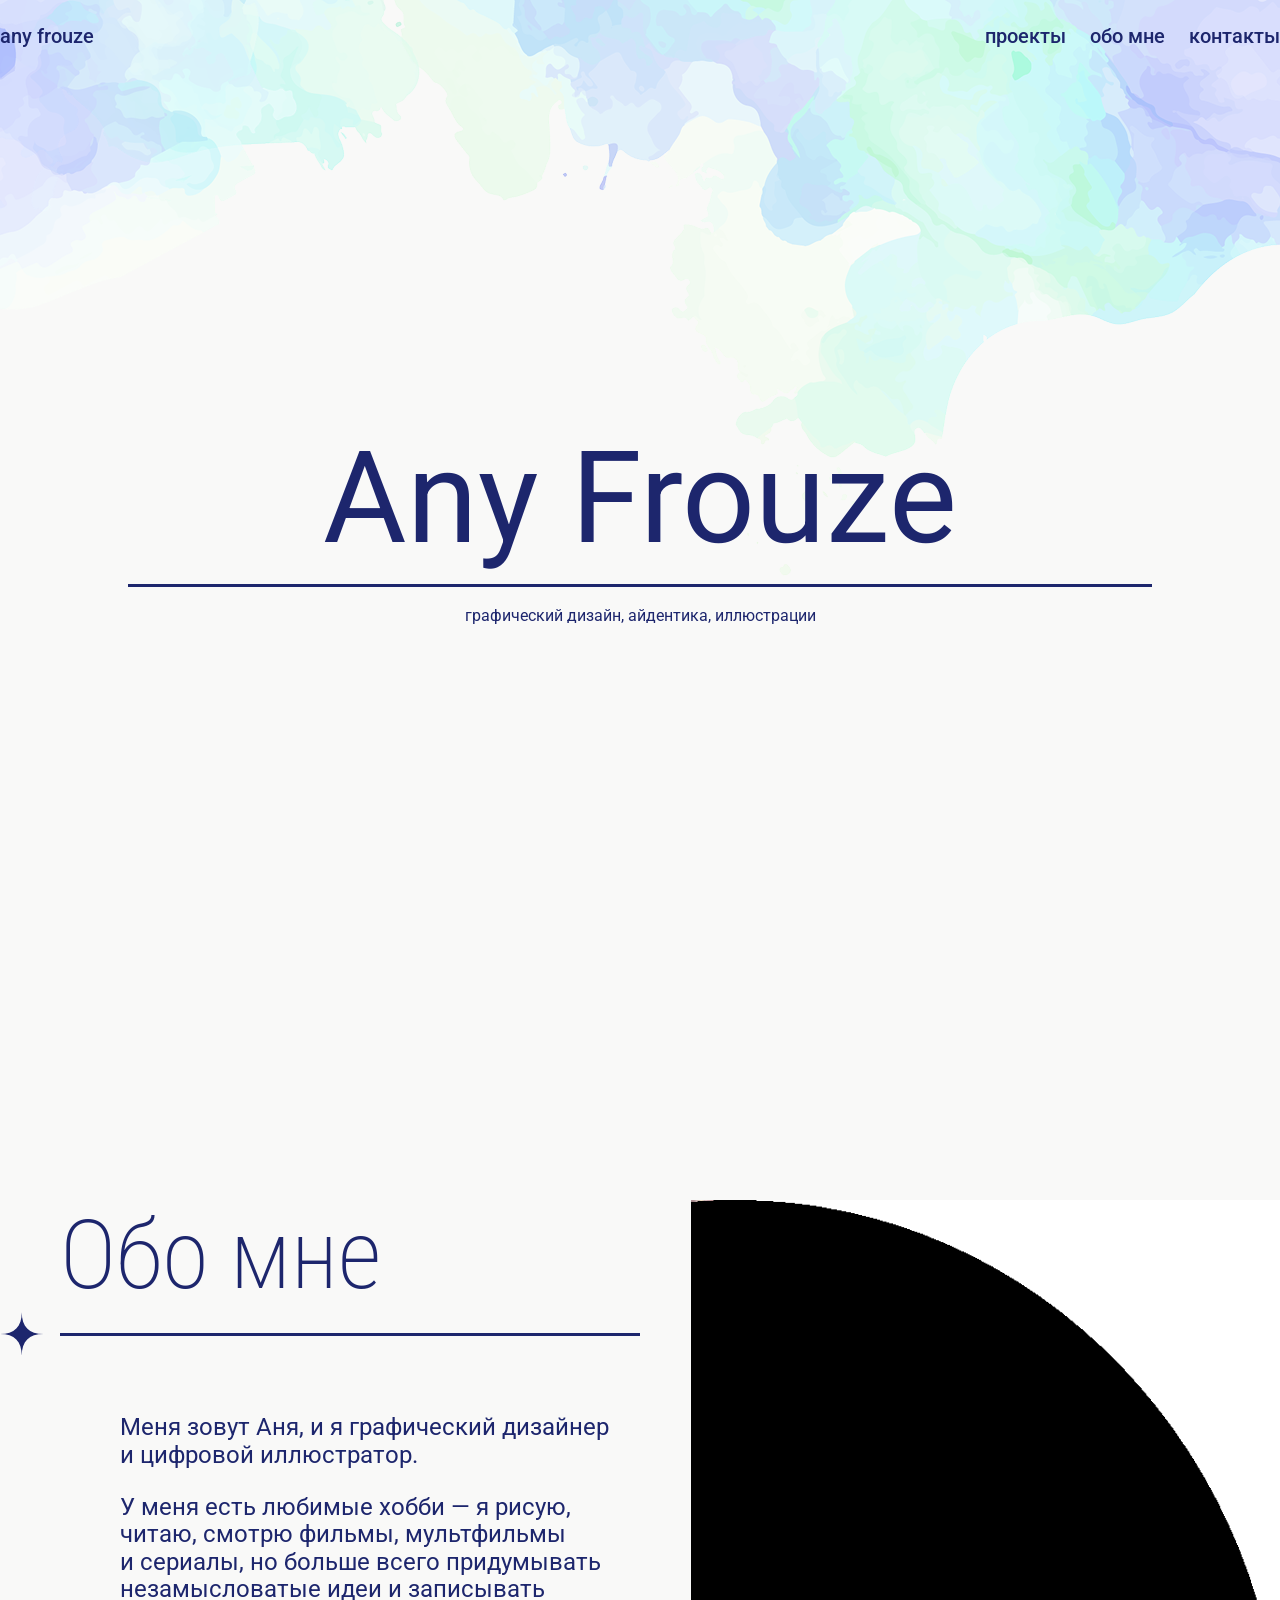
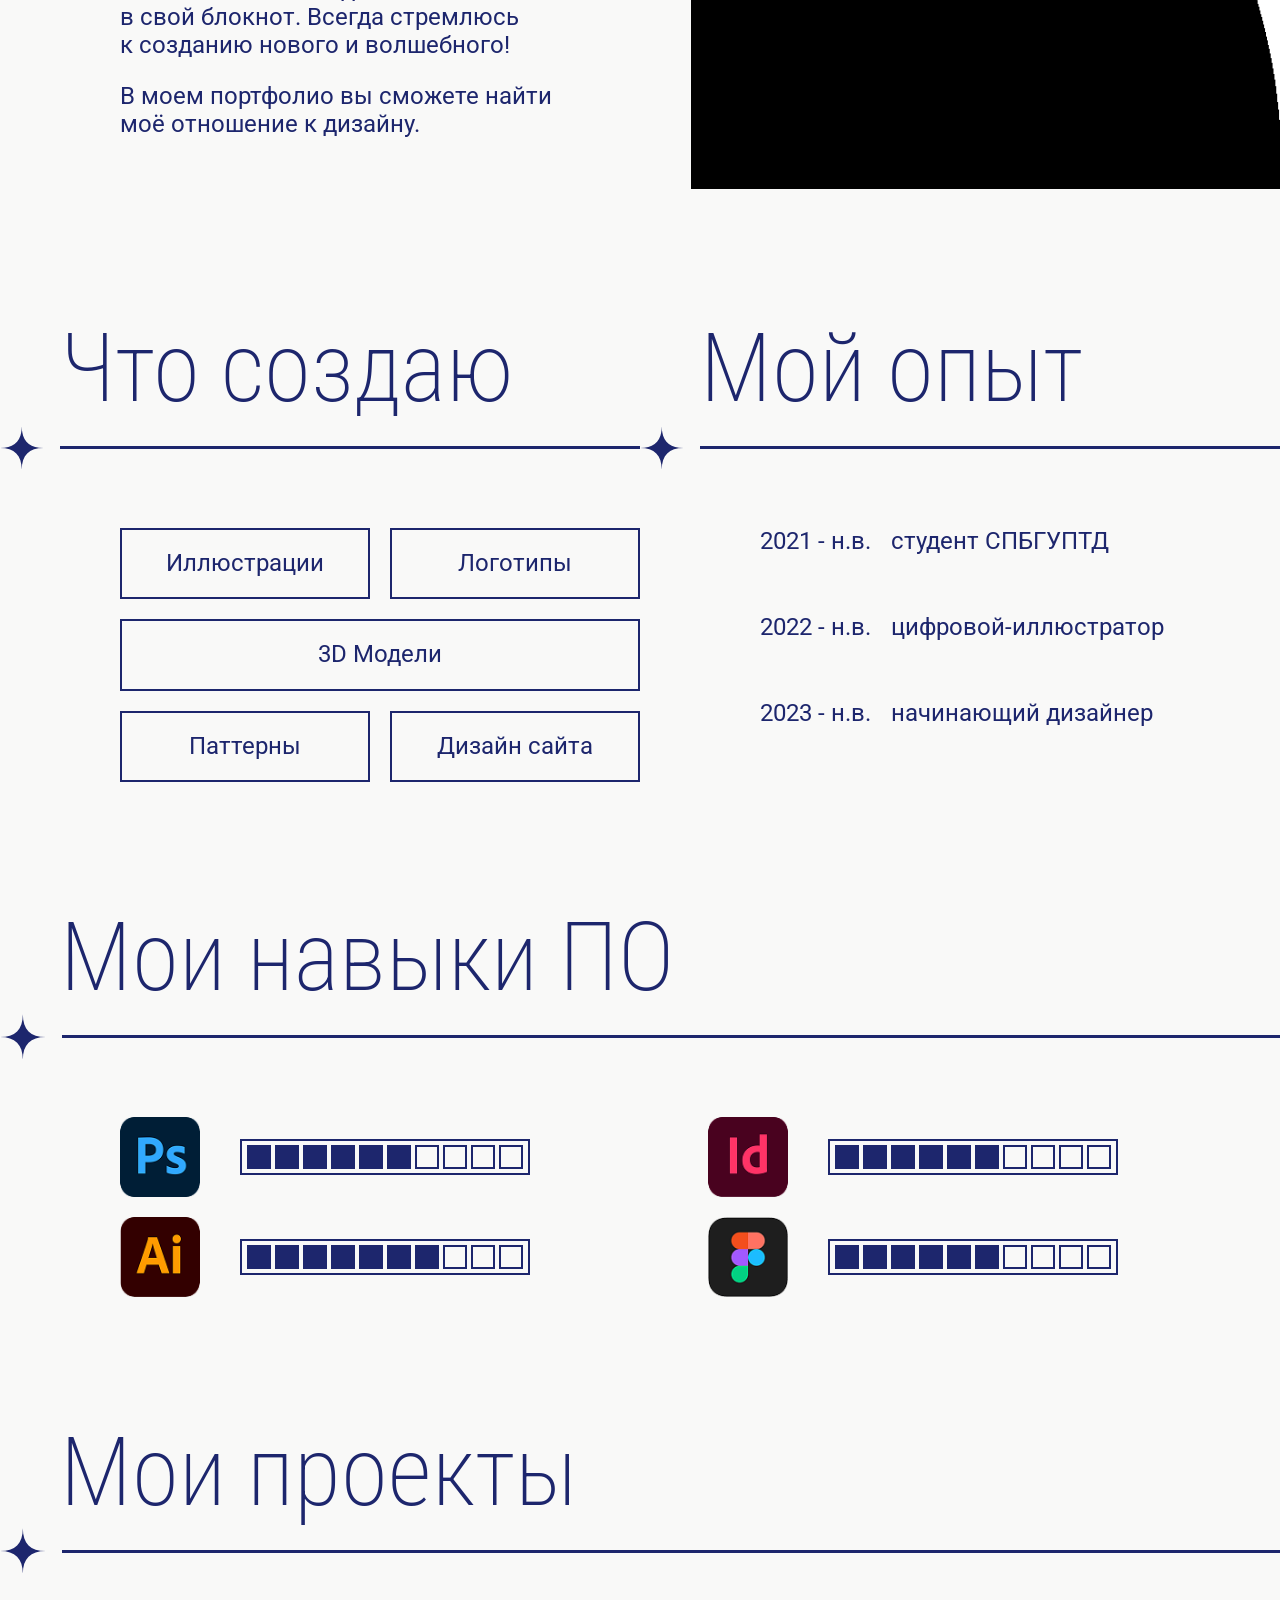
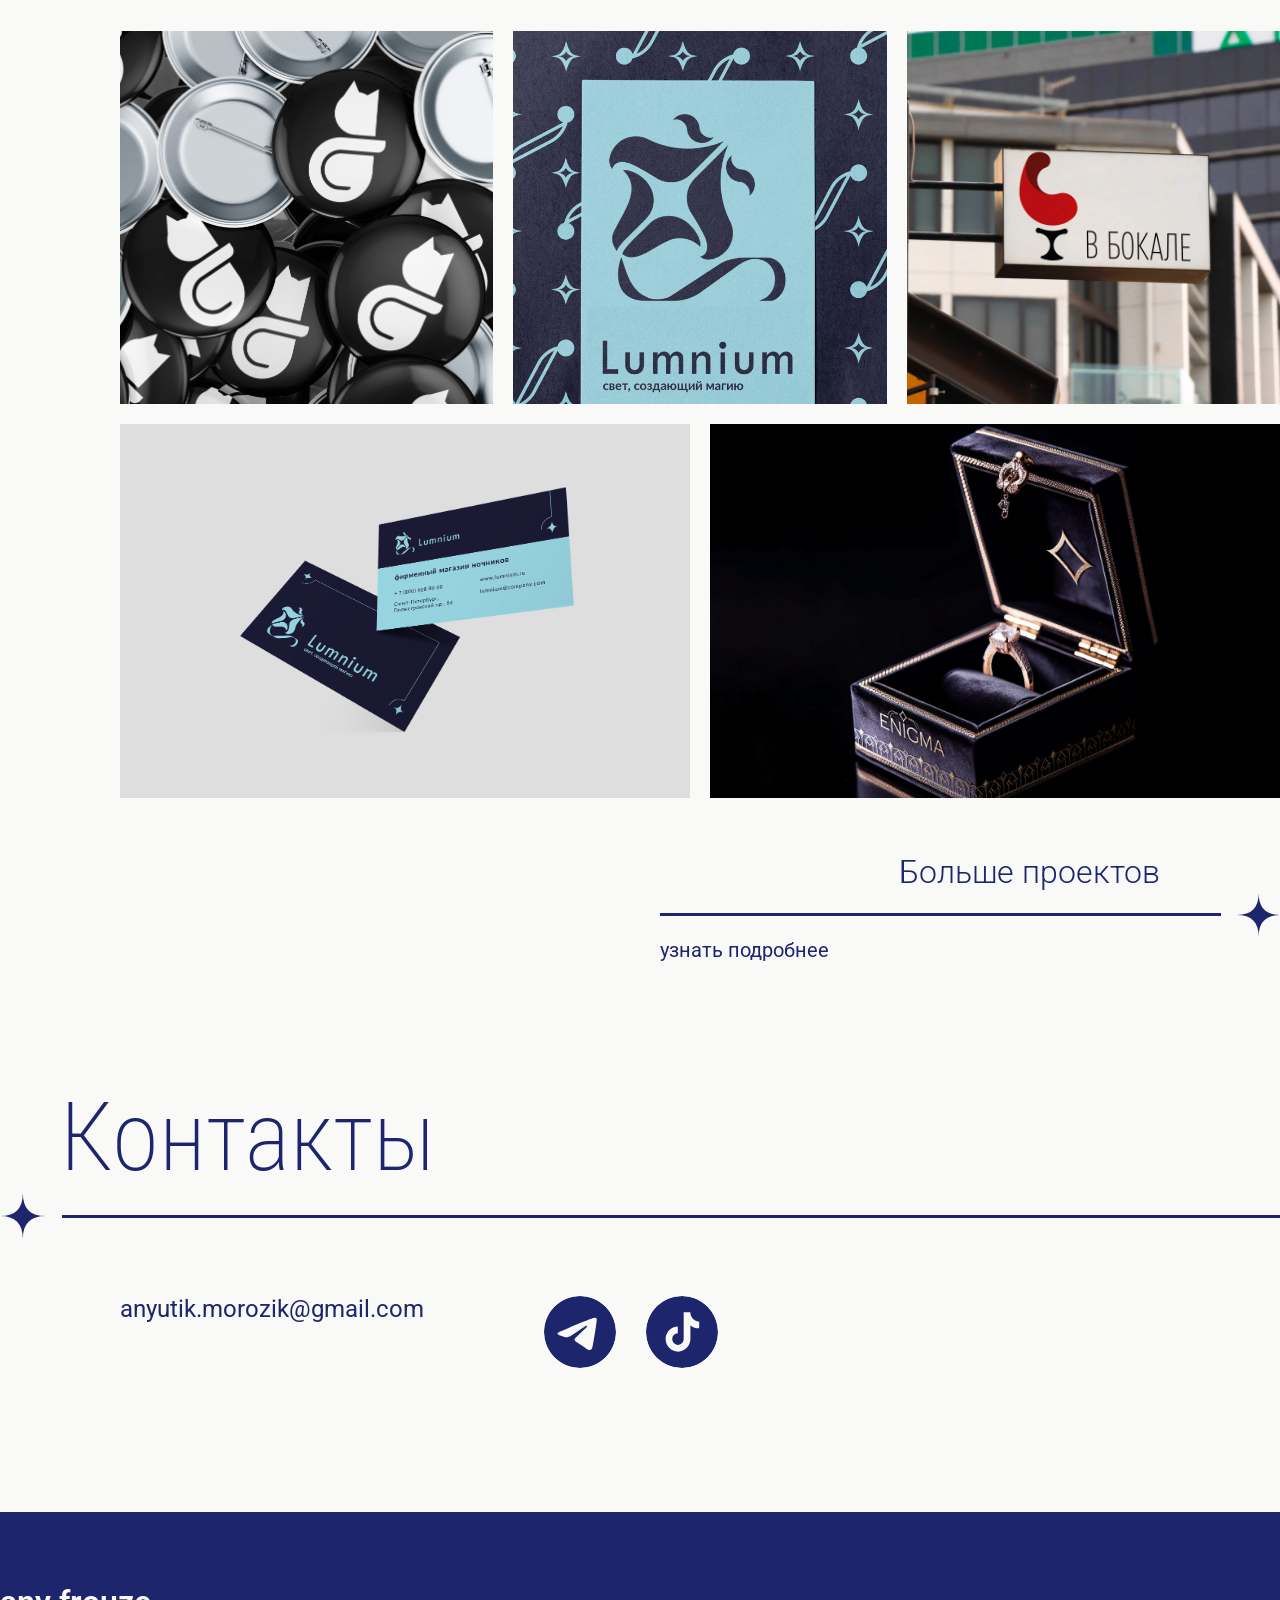
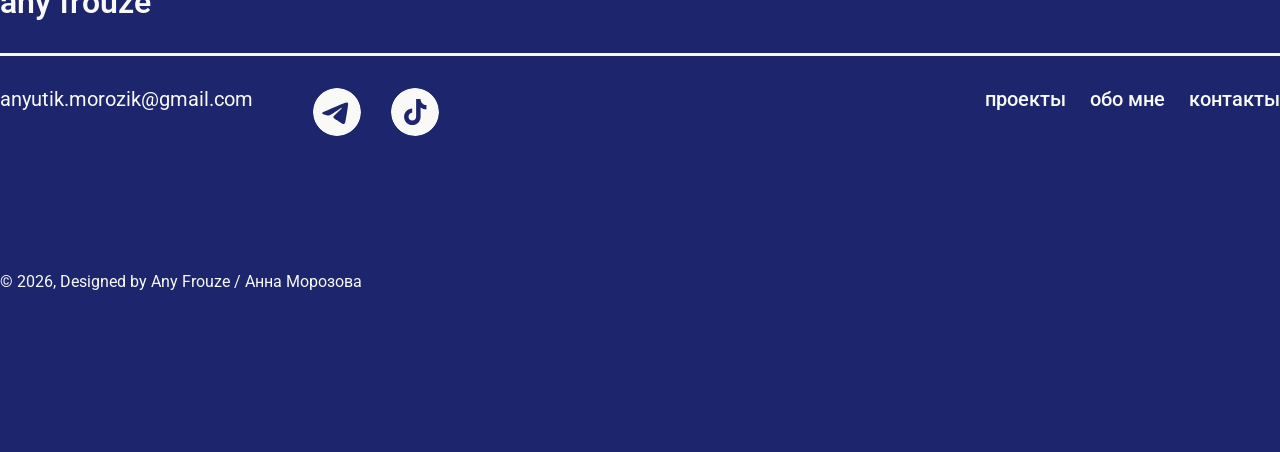
<file: index.html>
<!DOCTYPE html>
<html lang="ru">

<head>
    <meta charset="UTF-8">
    <meta name="viewport" content="width=device-width, initial-scale=1.0">
    <title>Заголовок страницы</title>

    <link rel="stylesheet" href="css/normalize.css">
    <link rel="stylesheet" href="css/style.css">


    <link rel="preconnect" href="https://fonts.googleapis.com">
    <link rel="preconnect" href="https://fonts.gstatic.com" crossorigin>
    <link
        href="https://fonts.googleapis.com/css2?family=Roboto+Condensed:ital,wght@0,100..900;1,100..900&family=Roboto:ital,wght@0,100..900;1,100..900&display=swap"
        rel="stylesheet">

</head>

<body class="bg">

    <header class="header-container">
        <div class="header-content">
            <div>
                <a href="index.html#start-section">
                    <p class="head-foot-p">any frouze</p>
                </a>
            </div>
            <nav>
                <ul>
                    <li><a href="case-page.html">
                            <p class="head-foot-p">проекты</p>
                        </a></li>
                    <li><a href="index.html#about-section">
                            <p class="head-foot-p">обо мне</p>
                        </a></li>
                    <li><a href="index.html#contacts-section">
                            <p class="head-foot-p">контакты</p>
                        </a></li>
                </ul>
            </nav>
        </div>
    </header>

    <main>

        <section class="start-banner" id="start-section">
            <div>
                <!-- <span>Добро пожаловать в мой мир!</span> -->
                <h1>Any Frouze</h1>
                <span class="line-text">графический дизайн, айдентика, иллюстрации</span>
            </div>

        </section>

        <section class="about-container" id="about-section">
            <div class="medium-line-container">
                <h2>Обо мне</h2>
                <div class="star-line">
                    <svg width="48" height="48" viewBox="0 0 48 48" fill="none" xmlns="http://www.w3.org/2000/svg">
                        <path d="M0 24C16 24 24 16 24 0C24 16 32 24 48 24C32 24 24 32 24 48C24 32 16 24 0 24Z"
                            fill="#1D266D" />
                    </svg>
                    <div class="line-medium"></div>
                </div>
                <div class="container-under-line">
                    <p class="main-text">Меня зовут Аня, и я графический дизайнер<br> и цифровой иллюстратор.
                    </p>
                    <p class="main-text">У меня есть любимые хобби — я рисую,<br> читаю, смотрю фильмы, мультфильмы<br>
                        и
                        сериалы, но больше всего
                        придумывать<br> незамысловатые идеи и записывать<br> в свой блокнот. Всегда стремлюсь<br> к
                        созданию
                        нового
                        и волшебного!
                    </p>
                    <p class="main-text">В моем портфолио вы сможете найти<br> моё отношение к дизайну.</p>
                </div>
            </div>
            <div class="image-autor">
                <img src="src\img\Фото.png" alt="Фото Автора">
            </div>
        </section>

        <section class="work-experience-container">
            <div class="medium-line-container">
                <h2>Что создаю</h2>
                <div class="star-line">
                    <svg width="48" height="48" viewBox="0 0 48 48" fill="none" xmlns="http://www.w3.org/2000/svg">
                        <path d="M0 24C16 24 24 16 24 0C24 16 32 24 48 24C32 24 24 32 24 48C24 32 16 24 0 24Z"
                            fill="#1D266D" />
                    </svg>
                    <div class="line-medium"></div>
                </div>

                <div class="container-under-line">
                    <div class="create-grid-work">
                        <div class="a-part">
                            <p>Иллюстрации</p>
                        </div>
                        <div class="b-part">
                            <p>Логотипы</p>
                        </div>
                        <div class="c-part">
                            <p>3D Модели</p>
                        </div>
                        <div class="d-part">
                            <p>Паттерны</p>
                        </div>
                        <div class="e-part">
                            <p>Дизайн сайта</p>
                        </div>
                    </div>
                </div>

            </div>

            <div class="medium-line-container">
                <h2>Мой опыт</h2>
                <div class="star-line">
                    <svg width="48" height="48" viewBox="0 0 48 48" fill="none" xmlns="http://www.w3.org/2000/svg">
                        <path d="M0 24C16 24 24 16 24 0C24 16 32 24 48 24C32 24 24 32 24 48C24 32 16 24 0 24Z"
                            fill="#1D266D" />
                    </svg>
                    <div class="line-medium"></div>
                </div>

                <div class="container-under-line">
                    <div class="exp-frame">
                        <div class="years">
                            <p>2021 - н.в. </p>
                            <p>2022 - н.в. </p>
                            <p>2023 - н.в. </p>
                        </div>
                        <div class="who-name">
                            <p>студент СПБГУПТД</p>
                            <p>цифровой-иллюстратор</p>
                            <p>начинающий дизайнер</p>
                        </div>
                    </div>
                </div>

            </div>

        </section>

        <section class="soft-exp-container">

            <div class="large-line-container">
                <h2>Мои навыки ПО</h2>
                <div class="star-line">
                    <svg width="48" height="48" viewBox="0 0 48 48" fill="none" xmlns="http://www.w3.org/2000/svg">
                        <path d="M0 24C16 24 24 16 24 0C24 16 32 24 48 24C32 24 24 32 24 48C24 32 16 24 0 24Z"
                            fill="#1D266D" />
                    </svg>
                    <div class="line-medium"></div>
                </div>
                <div class="container-under-line">

                    <div class="soft-grid">

                        <div class="soft-rate">
                            <img class="soft-icon" src="src/icon/APS-icon.png" alt="">

                            <div class="exp-rate">

                                <div class="filled"></div>
                                <div class="filled"></div>
                                <div class="filled"></div>
                                <div class="filled"></div>
                                <div class="filled"></div>
                                <div class="filled"></div>
                                <div></div>
                                <div></div>
                                <div></div>
                                <div></div>

                            </div>
                        </div>

                        <div class="soft-rate">
                            <img class="soft-icon" src="src/icon/AID-Icon.png" alt="">

                            <div class="exp-rate">

                                <div class="filled"></div>
                                <div class="filled"></div>
                                <div class="filled"></div>
                                <div class="filled"></div>
                                <div class="filled"></div>
                                <div class="filled"></div>
                                <div></div>
                                <div></div>
                                <div></div>
                                <div></div>

                            </div>
                        </div>

                        <div class="soft-rate">
                            <img class="soft-icon" src="src/icon/AI-icon.png" alt="">

                            <div class="exp-rate">

                                <div class="filled"></div>
                                <div class="filled"></div>
                                <div class="filled"></div>
                                <div class="filled"></div>
                                <div class="filled"></div>
                                <div class="filled"></div>
                                <div class="filled"></div>
                                <div></div>
                                <div></div>
                                <div></div>

                            </div>
                        </div>

                        <div class="soft-rate">
                            <img class="soft-icon" src="src/icon/Figma-icon.png" alt="">

                            <div class="exp-rate">

                                <div class="filled"></div>
                                <div class="filled"></div>
                                <div class="filled"></div>
                                <div class="filled"></div>
                                <div class="filled"></div>
                                <div class="filled"></div>
                                <div></div>
                                <div></div>
                                <div></div>
                                <div></div>

                            </div>
                        </div>
                    </div>

                </div>
            </div>



        </section>


        <section class="projects-container">

            <div class="large-line-container">
                <h2>Мои проекты</h2>
                <div class="star-line">
                    <svg width="48" height="48" viewBox="0 0 48 48" fill="none" xmlns="http://www.w3.org/2000/svg">
                        <path d="M0 24C16 24 24 16 24 0C24 16 32 24 48 24C32 24 24 32 24 48C24 32 16 24 0 24Z"
                            fill="#1D266D" />
                    </svg>
                    <div class="line-medium"></div>
                </div>
                <div class="container-under-line">

                    <div class="create-grid-project">
                        <a href="case-1.html" class="f-part">
                            <div class="project-card">
                                <img src="src/img/cat-pin black.jpg" alt="Проект 1">
                                <div class="project-overlay"></div>
                                <p>Разработка логотипа для мероприятия «День эрмитажного кота» 2023</p>
                            </div>
                        </a>
                        <a href="case-5.html" class="g-part">
                            <div class="project-card">
                                <img src="src/img/case-lumnium-logo.jpg" alt="Проект 1">
                                <div class="project-overlay"></div>
                                <p>Разработка логотипа для компании «Lumnium» 2025</p>
                            </div>
                        </a>
                        <a href="case-4.html" class="h-part">
                            <div class="project-card">
                                <img src="src/img/bar-cover.jpg" alt="Проект 1">
                                <div class="project-overlay"></div>
                                <p>Разработка логотипа для бар-кафе «В бокале» 2024</p>
                            </div>
                        </a>
                        <a href="case-3.html" class="i-part">
                            <div class="project-card">
                                <img src="src/img/lumnium-3.jpg" alt="Проект 1">
                                <div class="project-overlay"></div>
                                <p>Разработка фирменного стиля и гайдлайна для компании «Lumnium» 2025</p>
                            </div>
                        </a>
                        <a href="case-2.html" class="j-part">
                            <div class="project-card">
                                <img src="src\img\enigma-img-2.jpg" alt="Проект 1">
                                <div class="project-overlay"></div>
                                <p>Разработка фирменного стиля для ювелирного магазина «Enigma» 2023</p>
                            </div>
                        </a>
                    </div>

                </div>

                <div class="button-line-container">
                    <a href="#" class="left-line-button">
                        <!-- <p class="line-button-text line-button-text--left">Больше проектов</p>
                        <div class="star-line-button">
                            <svg width="48" height="48" viewBox="0 0 48 48" fill="none"
                                xmlns="http://www.w3.org/2000/svg">
                                <path d="M0 24C16 24 24 16 24 0C24 16 32 24 48 24C32 24 24 32 24 48C24 32 16 24 0 24Z"
                                    fill="#1D266D" />
                            </svg>
                            <div class="line-medium line-medium--left"></div>
                        </div>
                        <p class="decription-text decription-text--right">узнать подробнее</p> -->
                    </a>
                    <a href="case-page.html" class="right-line-button">
                        <p class="line-button-text">Больше проектов</p>
                        <div class="star-line-button">
                            <div class="line-medium line-medium--right"></div>
                            <svg width="48" height="48" viewBox="0 0 48 48" fill="none"
                                xmlns="http://www.w3.org/2000/svg">
                                <path d="M0 24C16 24 24 16 24 0C24 16 32 24 48 24C32 24 24 32 24 48C24 32 16 24 0 24Z"
                                    fill="#1D266D" />
                            </svg>
                        </div>
                        <p class="decription-text right">узнать подробнее</p>
                    </a>
                </div>

            </div>



        </section>


        <section class="contacts-container" id="contacts-section">

            <div class="large-line-container">
                <h2>Контакты</h2>
                <div class="star-line">
                    <svg width="48" height="48" viewBox="0 0 48 48" fill="none" xmlns="http://www.w3.org/2000/svg">
                        <path d="M0 24C16 24 24 16 24 0C24 16 32 24 48 24C32 24 24 32 24 48C24 32 16 24 0 24Z"
                            fill="#1D266D" />
                    </svg>
                    <div class="line-medium"></div>
                </div>
                <div class="container-under-line">
                    <div class="email-socials-info">
                        <div class="contact-card">
                            <p class="main-text">anyutik.morozik@gmail.com</p>
                        </div>
                        <div class="contact-card">
                            <div class="social-icons">
                                <a href="https://t.me/liomacht">
                                    <div class="icon icon--dark">
                                        <div class="icon-border"></div>
                                        <svg width="72" height="72" viewBox="0 0 72 72" fill="none"
                                            xmlns="http://www.w3.org/2000/svg">
                                            <path fill-rule="evenodd" clip-rule="evenodd"
                                                d="M72 36C72 55.8822 55.8822 72 36 72C16.1178 72 0 55.8822 0 36C0 16.1178 16.1178 0 36 0C55.8822 0 72 16.1178 72 36ZM37.2901 26.5768C33.7885 28.0332 26.7904 31.0476 16.2957 35.62C14.5915 36.2977 13.6988 36.9606 13.6175 37.6089C13.4802 38.7045 14.8521 39.1359 16.7204 39.7234C16.9745 39.8033 17.2379 39.8861 17.5078 39.9738C19.3459 40.5713 21.8185 41.2703 23.1039 41.2981C24.2698 41.3233 25.5712 40.8426 27.0079 39.856C36.8135 33.237 41.8751 29.8914 42.1929 29.8193C42.4171 29.7684 42.7278 29.7044 42.9383 29.8915C43.1488 30.0786 43.1281 30.433 43.1058 30.528C42.9699 31.1074 37.5844 36.1143 34.7974 38.7053C33.9285 39.5131 33.3122 40.0861 33.1862 40.2169C32.904 40.51 32.6164 40.7873 32.3399 41.0538C30.6323 42.7 29.3517 43.9345 32.4108 45.9504C33.8809 46.9191 35.0573 47.7202 36.2309 48.5194C37.5125 49.3923 38.7909 50.2628 40.4448 51.347C40.8662 51.6232 41.2687 51.9101 41.6607 52.1896C43.1522 53.2529 44.4922 54.2082 46.1478 54.0559C47.1097 53.9674 48.1034 53.0628 48.608 50.3651C49.8006 43.9894 52.1449 30.1754 52.6867 24.4829C52.7341 23.9842 52.6744 23.3459 52.6265 23.0657C52.5785 22.7855 52.4783 22.3863 52.1141 22.0908C51.6828 21.7408 51.0169 21.667 50.7191 21.6723C49.3651 21.6961 47.2877 22.4185 37.2901 26.5768Z"
                                                fill="#1D266D" />
                                        </svg>
                                    </div>
                                </a>
                                <a href="https://www.tiktok.com/">
                                    <div class="icon icon--dark">
                                    <div class="icon-border"></div>
                                    <svg width="72" height="72" viewBox="0 0 72 72" fill="none"
                                        xmlns="http://www.w3.org/2000/svg">
                                        <path fill-rule="evenodd" clip-rule="evenodd"
                                            d="M36 0C55.8822 0 72 16.1178 72 36C71.9999 55.8821 55.8821 72 36 72C16.118 71.9999 8.60975e-05 55.882 0 36C0 16.1179 16.1179 0.000103912 36 0ZM37.6819 43.1142C37.6817 46.3015 35.1361 48.9192 31.9683 48.9192C28.8007 48.919 26.2548 46.3014 26.2547 43.1142C26.2547 39.9839 28.7448 37.4216 31.7995 37.3078V30.593C25.0678 30.7068 19.6369 36.2273 19.6369 43.1142C19.637 50.058 25.1812 55.6355 32.0259 55.6355C38.8703 55.6351 44.4135 50.0009 44.4136 43.1142V29.3977C46.9025 31.2189 49.9573 32.2994 53.1816 32.3564V25.6402C48.2038 25.4692 44.3011 21.3716 44.3011 16.3631H37.6819V43.1142Z"
                                            fill="#1D266D" />
                                    </svg>
                            </div>
                            </a>
                        </div>
                    </div>
                </div>
            </div>
            </div>



        </section>


    </main>

    <footer class="footer-container">
        <div class="footer-content ">
            <a class="footer-color-text" href="index.html#start-section">
                <h4>any frouze</h4>
            </a>
            <div class="line-medium footer-color-solid"></div>
            <div class="under-line-footer">

                <div class="left-side footer-color-text">
                    <div class="contact-card contact-card--footer">
                        <p class="decription-text footer-color-text">anyutik.morozik@gmail.com</p>
                    </div>
                    <div class="contact-card contact-card--footer">
                        <div class="social-icons">
                            <a href="https://t.me/liomacht">
                                <div class="icon icon--light">
                                    <div class="icon-border"></div>
                                    <svg width="48" height="48" viewBox="0 0 48 48" fill="none" xmlns="http://www.w3.org/2000/svg">
                                        <path fill-rule="evenodd" clip-rule="evenodd" d="M48 24C48 37.2548 37.2548 48 24 48C10.7452 48 0 37.2548 0 24C0 10.7452 10.7452 0 24 0C37.2548 0 48 10.7452 48 24ZM24.8601 17.7179C22.5257 18.6888 17.8603 20.6984 10.8638 23.7466C9.72766 24.1984 9.13251 24.6404 9.07834 25.0726C8.98677 25.803 9.90142 26.0906 11.1469 26.4822C11.3164 26.5355 11.4919 26.5907 11.6719 26.6492C12.8973 27.0475 14.5457 27.5135 15.4026 27.5321C16.1799 27.5489 17.0475 27.2284 18.0053 26.5707C24.5423 22.158 27.9168 19.9276 28.1286 19.8795C28.2781 19.8456 28.4852 19.803 28.6255 19.9277C28.7659 20.0524 28.7521 20.2886 28.7372 20.352C28.6466 20.7383 25.0562 24.0762 23.1982 25.8036C22.619 26.3421 22.2081 26.724 22.1242 26.8113C21.936 27.0067 21.7443 27.1915 21.56 27.3692C20.4215 28.4667 19.5678 29.2896 21.6072 30.6336C22.5873 31.2794 23.3715 31.8135 24.1539 32.3463C25.0084 32.9282 25.8606 33.5085 26.9632 34.2313C27.2442 34.4155 27.5125 34.6068 27.7738 34.7931C28.7681 35.5019 29.6615 36.1388 30.7652 36.0373C31.4065 35.9782 32.0689 35.3752 32.4053 33.5767C33.2004 29.3263 34.7633 20.1169 35.1244 16.3219C35.1561 15.9895 35.1163 15.5639 35.0843 15.3771C35.0523 15.1904 34.9855 14.9242 34.7427 14.7272C34.4552 14.4939 34.0113 14.4447 33.8127 14.4482C32.91 14.4641 31.5251 14.9456 24.8601 17.7179Z" fill="#F9F9F8"/>
                                        </svg>
                                </div>
                            </a>
                            <a href="https://www.tiktok.com/">
                                <div class="icon icon--light">
                                    <div class="icon-border"></div>
                                    <svg width="48" height="48" viewBox="0 0 48 48" fill="none" xmlns="http://www.w3.org/2000/svg">
                                        <path fill-rule="evenodd" clip-rule="evenodd" d="M24 0C37.2548 0 48 10.7452 48 24C47.9999 37.2547 37.2547 48 24 48C10.7453 47.9999 5.73983e-05 37.2547 0 24C0 10.7453 10.7453 6.92747e-05 24 0ZM25.1213 28.7428C25.1212 30.8677 23.424 32.6128 21.3122 32.6128C19.2005 32.6127 17.5032 30.8676 17.5031 28.7428C17.5031 26.6559 19.1632 24.9477 21.1997 24.8719V20.3953C16.7119 20.4712 13.0912 24.1516 13.0912 28.7428C13.0913 33.372 16.7874 37.0903 21.3506 37.0903C25.9135 37.0901 29.609 33.3339 29.6091 28.7428V19.5984C31.2683 20.8126 33.3049 21.5329 35.4544 21.5709V17.0934C32.1358 16.9794 29.5341 14.2478 29.5341 10.9087H25.1213V28.7428Z" fill="#F9F9F8"/>
                                    </svg>
                                </div>
                            </a>
                        </div>
                    </div>
                </div>


                <nav class="right-side">
                    <ul>
                        <li><a href="case-page.html" class="footer-color-text">
                                <p class="head-foot-p">проекты</p>
                            </a></li>
                        <li><a href="index.html#about-section" class="footer-color-text">
                                <p class="head-foot-p">обо мне</p>
                            </a></li>
                        <li><a href="index.html#contacts-section" class="footer-color-text">
                                <p class="head-foot-p">контакты</p>
                            </a></li>
                    </ul>
                </nav>

            </div>
            <div>
                <p class="post-description footer-color-text ">&#169 2026, Designed by Any Frouze / Анна Морозова</p>
            </div>
        </div>

    </footer>




    <button type="button" class="scroll-top" aria-label="Наверх">
        <span>⯌</span>
        <p>только<br>наверх</p>
    </button>

    <script>
        const header = document.querySelector('.header-container');
        const startBanner = document.querySelector('.start-banner');

        if (header && startBanner) {
            function checkScroll() {
                const currentScroll = window.scrollY;
                const bannerBottom = startBanner.offsetTop + startBanner.offsetHeight;

                // После блока - добавляем фон
                if (currentScroll + 72 > bannerBottom) {
                    header.classList.add('scrolled');
                } else {
                    header.classList.remove('scrolled');
                }

                // Если скроллим вниз и внутри блока - прячем
                if (currentScroll > 50 && currentScroll + 72 < bannerBottom) {
                    header.classList.add('hidden');
                } else {
                    header.classList.remove('hidden');
                }
            }

            window.addEventListener('scroll', checkScroll);
            checkScroll();
        }

        const scrollTopBtn = document.querySelector('.scroll-top');

        if (scrollTopBtn) {
            window.addEventListener('scroll', function () {
                if (window.scrollY > 300) {
                    scrollTopBtn.classList.add('show');
                } else {
                    scrollTopBtn.classList.remove('show');
                }
            });

            scrollTopBtn.addEventListener('click', function () {
                window.scrollTo({
                    top: 0,
                    behavior: 'smooth'
                });
            });
        }
    </script>
</body>

</html>
</file>
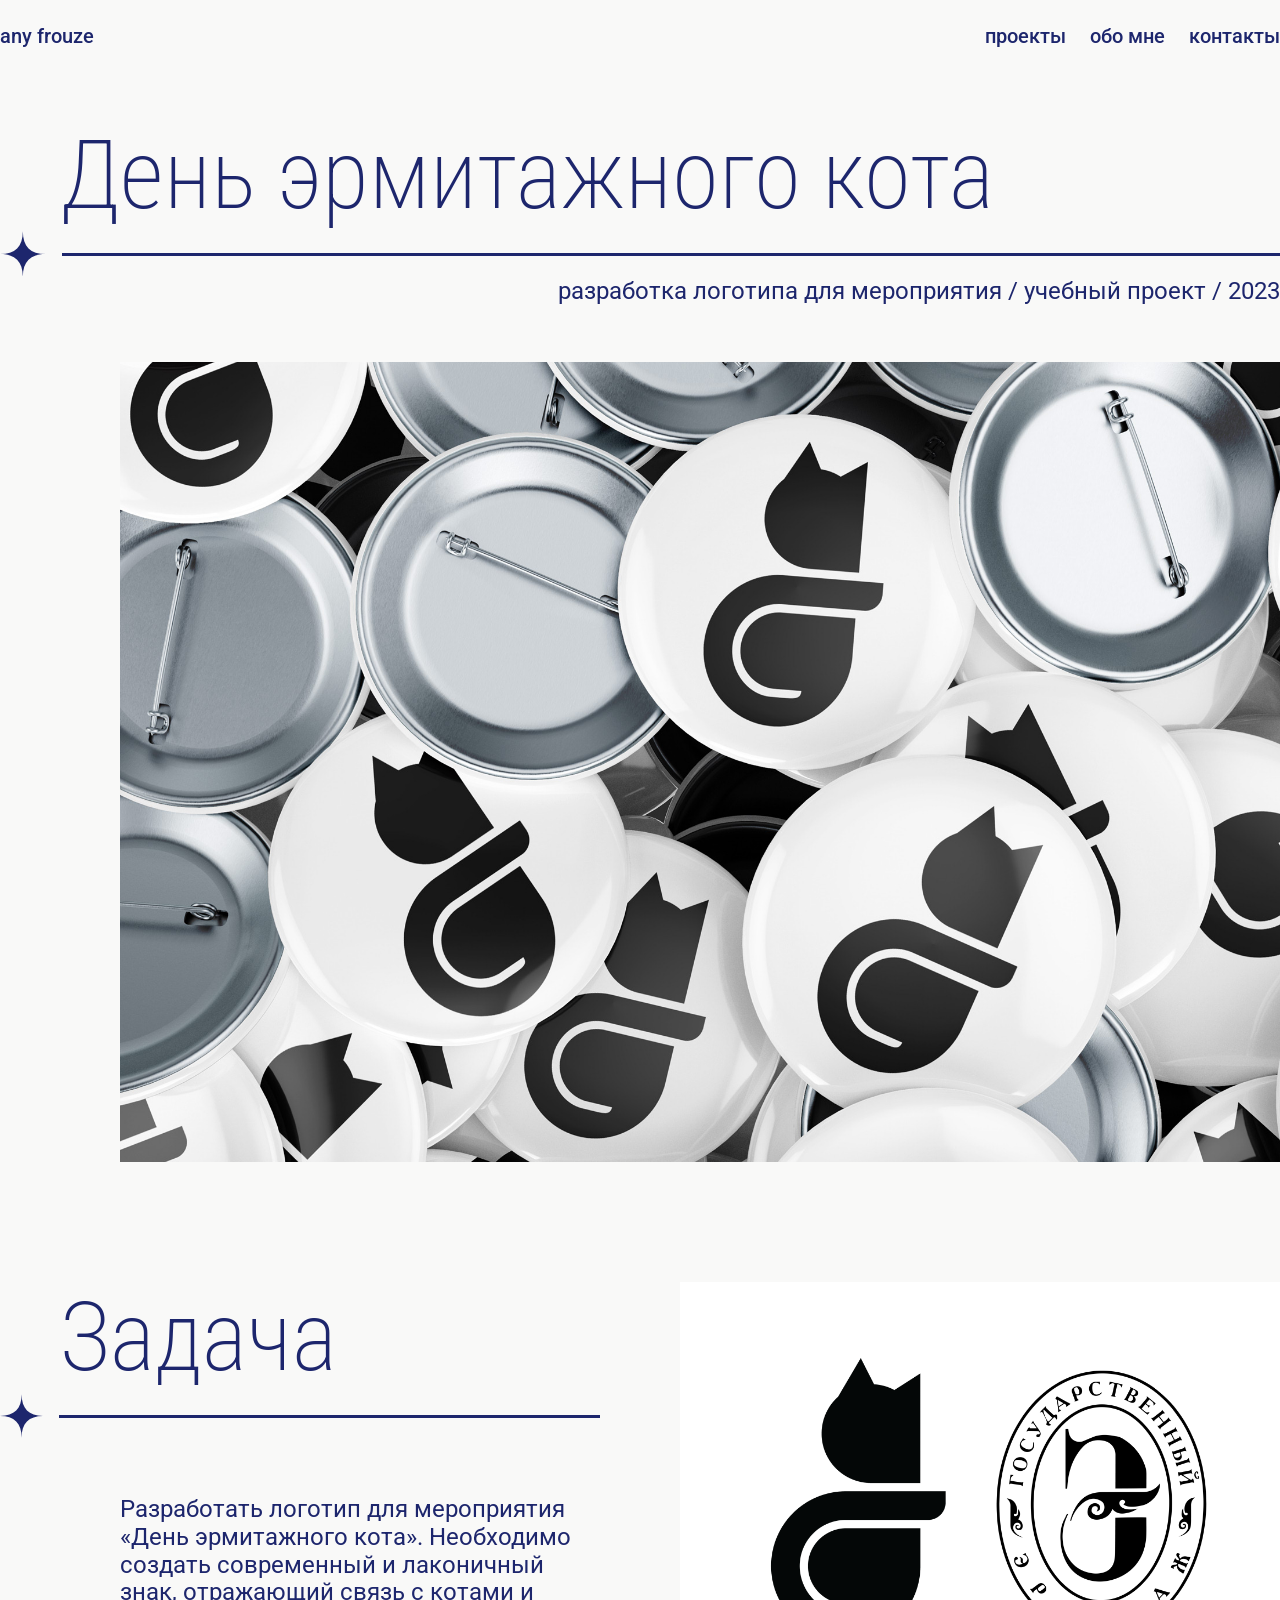
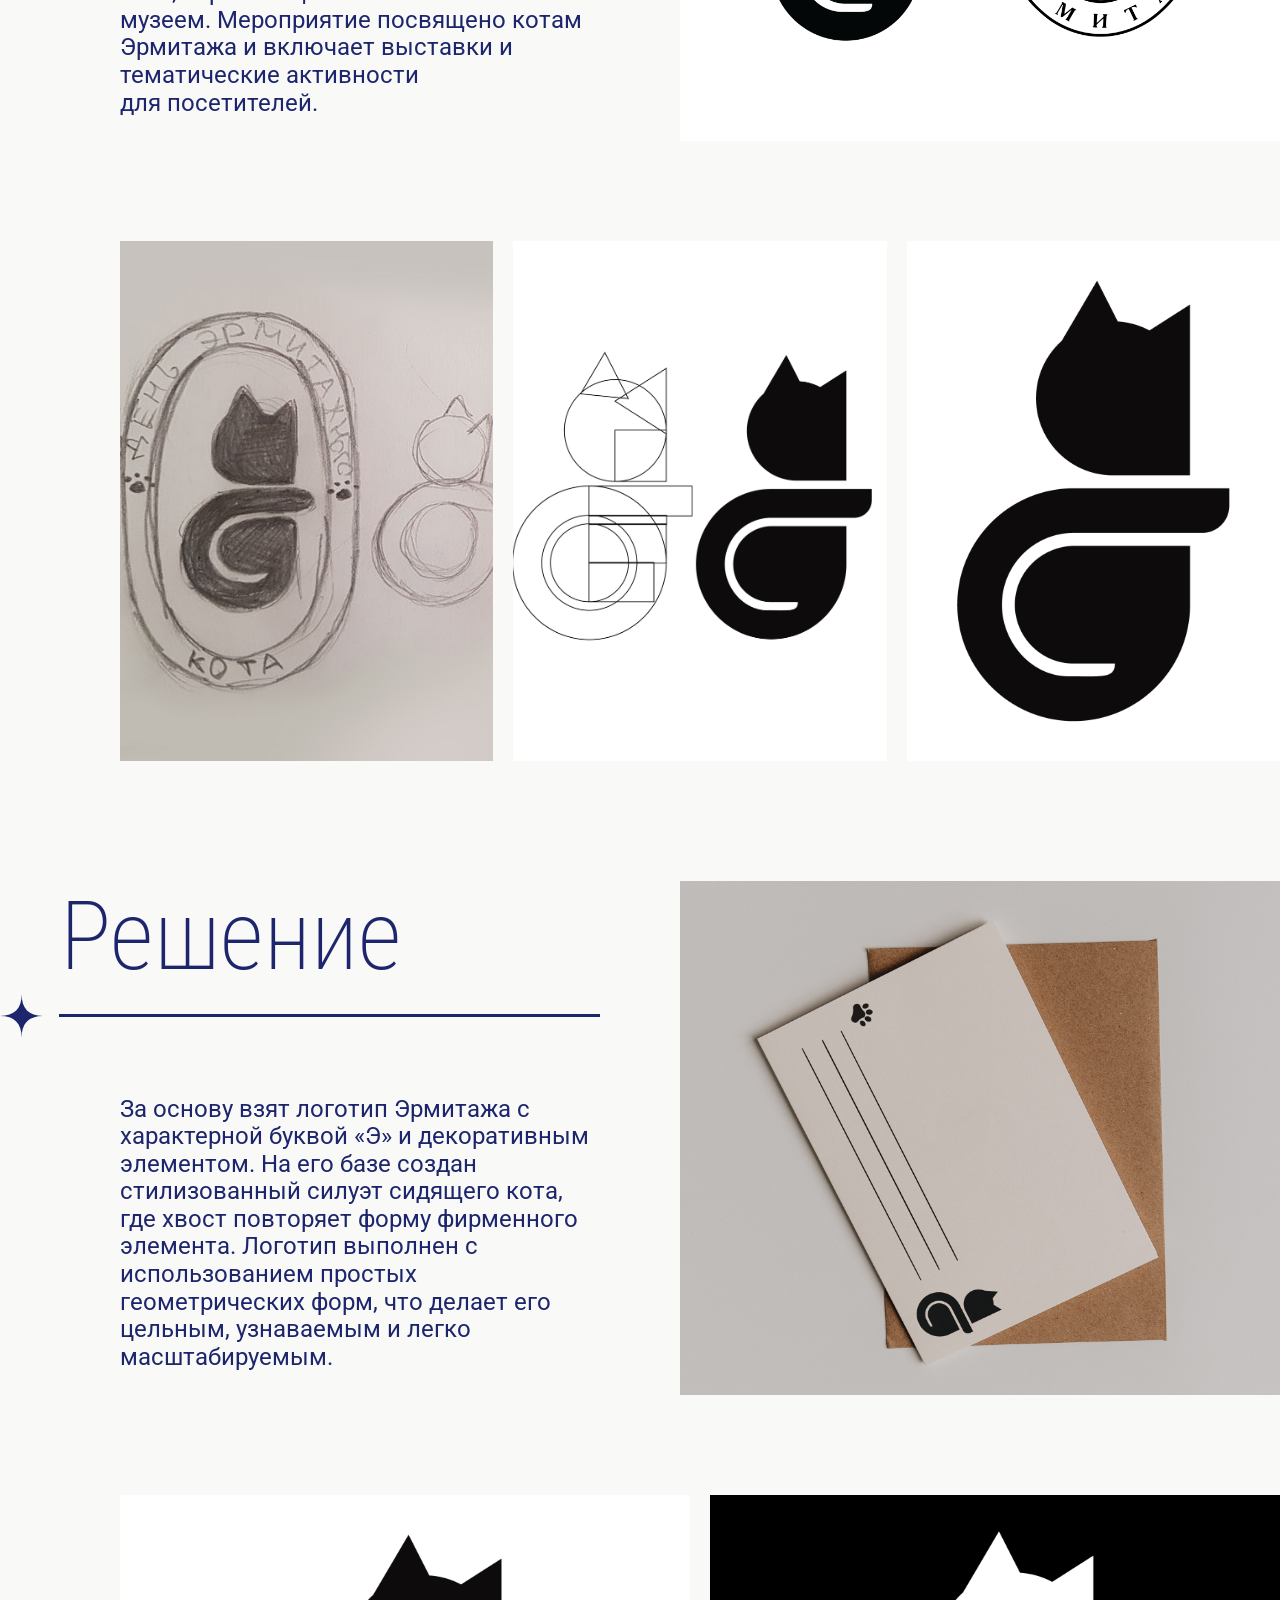
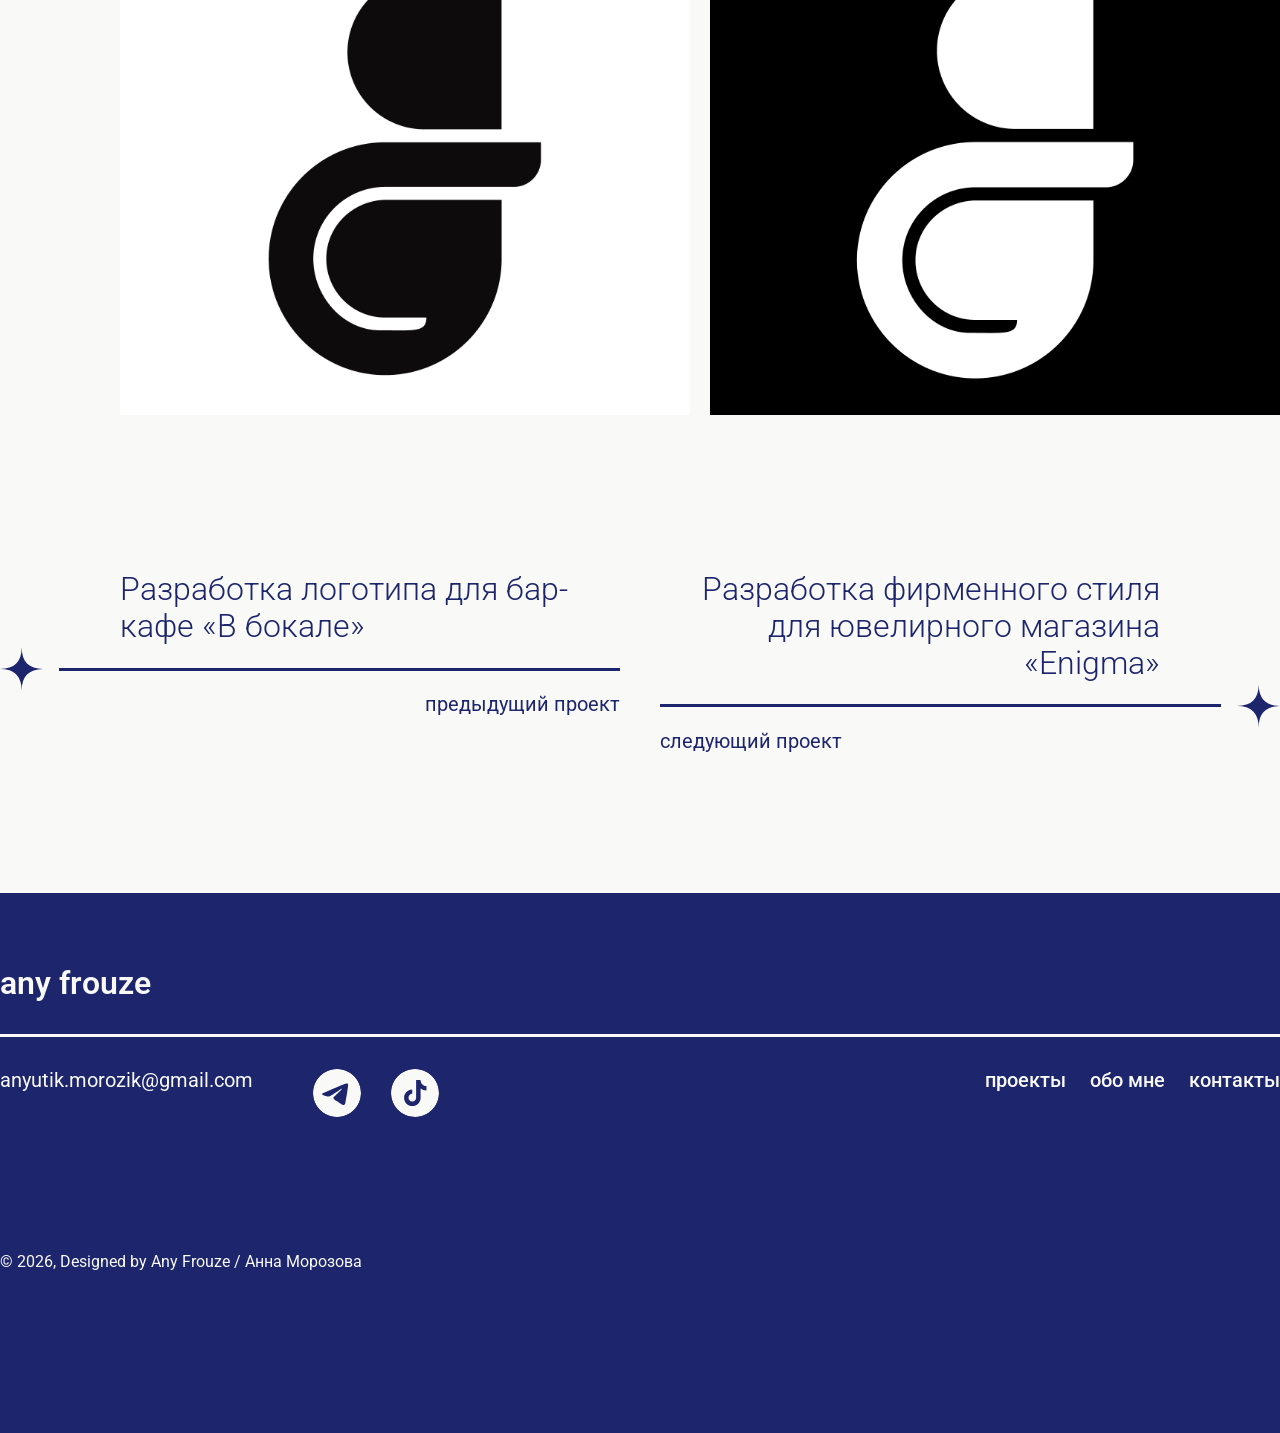
<file: case-1.html>
<!DOCTYPE html>
<html lang="ru">

<head>
    <meta charset="UTF-8">
    <meta name="viewport" content="width=device-width, initial-scale=1.0">
    <title>Заголовок страницы</title>

    <link rel="stylesheet" href="css/normalize.css">
    <link rel="stylesheet" href="css/style.css">


    <link rel="preconnect" href="https://fonts.googleapis.com">
    <link rel="preconnect" href="https://fonts.gstatic.com" crossorigin>
    <link
        href="https://fonts.googleapis.com/css2?family=Roboto+Condensed:ital,wght@0,100..900;1,100..900&family=Roboto:ital,wght@0,100..900;1,100..900&display=swap"
        rel="stylesheet">


    <style>
        .header-container.hidden {
            transform: translateY(0);
            opacity: 1;
            visibility: visible;
            pointer-events: auto;
        }

        .header-container {
            background-color: #F9F9F8;
        }
    </style>

</head>

<body>

    <header class="header-container">
        <div class="header-content">
            <div>
                <a href="index.html#start-section">
                    <p class="head-foot-p">any frouze</p>
                </a>
            </div>
            <nav>
                <ul>
                    <li><a href="case-page.html">
                            <p class="head-foot-p">проекты</p>
                        </a></li>
                    <li><a href="index.html#about-section">
                            <p class="head-foot-p">обо мне</p>
                        </a></li>
                    <li><a href="index.html#contacts-section">
                            <p class="head-foot-p">контакты</p>
                        </a></li>
                </ul>
            </nav>
        </div>
    </header>


    <main>

        <section class="cover-container">

            <div class="large-line-container">
                <h2>День эрмитажного кота </h2>
                <div class="description-line">
                    <div class="star-line">
                        <svg width="48" height="48" viewBox="0 0 48 48" fill="none" xmlns="http://www.w3.org/2000/svg">
                            <path d="M0 24C16 24 24 16 24 0C24 16 32 24 48 24C32 24 24 32 24 48C24 32 16 24 0 24Z"
                                fill="#1D266D" />
                        </svg>
                        <div class="line-medium"></div>
                    </div>
                    <p style="text-align: right;">разработка логотипа для мероприятия / учебный проект / 2023</p>
                </div>
                <div class="container-under-line">
                    <div class="create-grid-case">
                        <div class="grid-row">
                            <div class="col-6 h-800">
                                <img src="src\img\cat-pin.jpg" alt="Обложка проекта">
                            </div>
                        </div>
                    </div>
                </div>

            </div>
        </section>

        <section class="case-description">
            <div class="description-content">
                <div class="medium-line-container">
                    <h2>Задача</h2>
                    <div class="star-line">
                        <svg width="48" height="48" viewBox="0 0 48 48" fill="none" xmlns="http://www.w3.org/2000/svg">
                            <path d="M0 24C16 24 24 16 24 0C24 16 32 24 48 24C32 24 24 32 24 48C24 32 16 24 0 24Z"
                                fill="#1D266D" />
                        </svg>
                        <div class="line-medium"></div>
                    </div>
                    <div class="container-under-line">
                        <p class="main-text">
                            Разработать логотип для мероприятия<br> «День эрмитажного кота».
                            Необходимо создать современный и лаконичный знак, отражающий связь с котами и музеем.
                            Мероприятие посвящено котам Эрмитажа и включает выставки и тематические активности<br> для
                            посетителей.
                        </p>
                    </div>
                </div>
                <div class="medium-case-img">
                    <img src="src\img\cat-logo-ref.png" alt="">
                </div>
            </div>

            <div class="case-gallery">
                <div class="create-grid-case">

                    <div class="grid-row">
                        <div class="col-2 h-520">
                            <img src="src\img\cat-logo-scetch.jpg" alt="">
                        </div>
                        <div class="col-2 h-520">
                            <img src="src\img\cat-logo-crate.png" alt="">
                        </div>
                        <div class="col-2 h-520">
                            <img src="src\img\cat-logo-card-b.png" alt="">
                        </div>
                    </div>

                </div>
            </div>

            <div class="description-content">
                <div class="medium-line-container">
                    <h2>Решение</h2>
                    <div class="star-line">
                        <svg width="48" height="48" viewBox="0 0 48 48" fill="none" xmlns="http://www.w3.org/2000/svg">
                            <path d="M0 24C16 24 24 16 24 0C24 16 32 24 48 24C32 24 24 32 24 48C24 32 16 24 0 24Z"
                                fill="#1D266D" />
                        </svg>
                        <div class="line-medium"></div>
                    </div>
                    <div class="container-under-line">
                        <p class="main-text">
                            За основу взят логотип Эрмитажа с характерной буквой «Э» и декоративным элементом.
                            На его базе создан стилизованный силуэт сидящего кота, где хвост повторяет форму фирменного элемента.
                            Логотип выполнен с использованием простых геометрических форм, что делает его цельным, узнаваемым и легко масштабируемым.
                        </p>
                    </div>
                </div>
                <div class="medium-case-img">
                    <img src="src\img\cat-postcard.jpg" alt="">
                </div>
            </div>

            <div class="case-gallery">
                <div class="create-grid-case">
                    <div class="grid-row">
                        <div class="col-3 h-520">
                            <img src="src\img\cat-logo-card-b.png" alt="">
                        </div>
                        <div class="col-3 h-520">
                            <img src="src\img\cat-logo-card-w.png" alt="">
                        </div>
                    </div>
                </div>
            </div>
        </section>


        <div class="button-line-container">
            <a href="case-5.html" class="left-line-button">
                <p class="line-button-text line-button-text--left">Разработка логотипа для бар-кафе «В бокале»</p>
                <div class="star-line-button">
                    <svg width="48" height="48" viewBox="0 0 48 48" fill="none" xmlns="http://www.w3.org/2000/svg">
                        <path d="M0 24C16 24 24 16 24 0C24 16 32 24 48 24C32 24 24 32 24 48C24 32 16 24 0 24Z"
                            fill="#1D266D" />
                    </svg>
                    <div class="line-medium line-medium--left"></div>
                </div>
                <p class="decription-text decription-text--right">предыдущий проект</p>
            </a>
            <a href="case-2.html" class="right-line-button">
                <p class="line-button-text">Разработка фирменного стиля для ювелирного магазина «Enigma»</p>
                <div class="star-line-button">
                    <div class="line-medium line-medium--right"></div>
                    <svg width="48" height="48" viewBox="0 0 48 48" fill="none" xmlns="http://www.w3.org/2000/svg">
                        <path d="M0 24C16 24 24 16 24 0C24 16 32 24 48 24C32 24 24 32 24 48C24 32 16 24 0 24Z"
                            fill="#1D266D" />
                    </svg>
                </div>
                <p class="decription-text">следующий проект</p>
            </a>
        </div>

    </main>


    <footer class="footer-container">
        <div class="footer-content ">
            <a class="footer-color-text" href="index.html#start-section">
                <h4>any frouze</h4>
            </a>
            <div class="line-medium footer-color-solid"></div>
            <div class="under-line-footer">

                <div class="left-side footer-color-text">
                    <div class="contact-card contact-card--footer">
                        <p class="decription-text footer-color-text">anyutik.morozik@gmail.com</p>
                    </div>
                    <div class="contact-card contact-card--footer">
                        <div class="social-icons">
                            <a href="https://t.me/liomacht">
                                <div class="icon icon--light">
                                    <div class="icon-border"></div>
                                    <svg width="48" height="48" viewBox="0 0 48 48" fill="none" xmlns="http://www.w3.org/2000/svg">
                                        <path fill-rule="evenodd" clip-rule="evenodd" d="M48 24C48 37.2548 37.2548 48 24 48C10.7452 48 0 37.2548 0 24C0 10.7452 10.7452 0 24 0C37.2548 0 48 10.7452 48 24ZM24.8601 17.7179C22.5257 18.6888 17.8603 20.6984 10.8638 23.7466C9.72766 24.1984 9.13251 24.6404 9.07834 25.0726C8.98677 25.803 9.90142 26.0906 11.1469 26.4822C11.3164 26.5355 11.4919 26.5907 11.6719 26.6492C12.8973 27.0475 14.5457 27.5135 15.4026 27.5321C16.1799 27.5489 17.0475 27.2284 18.0053 26.5707C24.5423 22.158 27.9168 19.9276 28.1286 19.8795C28.2781 19.8456 28.4852 19.803 28.6255 19.9277C28.7659 20.0524 28.7521 20.2886 28.7372 20.352C28.6466 20.7383 25.0562 24.0762 23.1982 25.8036C22.619 26.3421 22.2081 26.724 22.1242 26.8113C21.936 27.0067 21.7443 27.1915 21.56 27.3692C20.4215 28.4667 19.5678 29.2896 21.6072 30.6336C22.5873 31.2794 23.3715 31.8135 24.1539 32.3463C25.0084 32.9282 25.8606 33.5085 26.9632 34.2313C27.2442 34.4155 27.5125 34.6068 27.7738 34.7931C28.7681 35.5019 29.6615 36.1388 30.7652 36.0373C31.4065 35.9782 32.0689 35.3752 32.4053 33.5767C33.2004 29.3263 34.7633 20.1169 35.1244 16.3219C35.1561 15.9895 35.1163 15.5639 35.0843 15.3771C35.0523 15.1904 34.9855 14.9242 34.7427 14.7272C34.4552 14.4939 34.0113 14.4447 33.8127 14.4482C32.91 14.4641 31.5251 14.9456 24.8601 17.7179Z" fill="#F9F9F8"/>
                                        </svg>
                                </div>
                            </a>
                            <a href="https://www.tiktok.com/">
                                <div class="icon icon--light">
                                    <div class="icon-border"></div>
                                    <svg width="48" height="48" viewBox="0 0 48 48" fill="none" xmlns="http://www.w3.org/2000/svg">
                                        <path fill-rule="evenodd" clip-rule="evenodd" d="M24 0C37.2548 0 48 10.7452 48 24C47.9999 37.2547 37.2547 48 24 48C10.7453 47.9999 5.73983e-05 37.2547 0 24C0 10.7453 10.7453 6.92747e-05 24 0ZM25.1213 28.7428C25.1212 30.8677 23.424 32.6128 21.3122 32.6128C19.2005 32.6127 17.5032 30.8676 17.5031 28.7428C17.5031 26.6559 19.1632 24.9477 21.1997 24.8719V20.3953C16.7119 20.4712 13.0912 24.1516 13.0912 28.7428C13.0913 33.372 16.7874 37.0903 21.3506 37.0903C25.9135 37.0901 29.609 33.3339 29.6091 28.7428V19.5984C31.2683 20.8126 33.3049 21.5329 35.4544 21.5709V17.0934C32.1358 16.9794 29.5341 14.2478 29.5341 10.9087H25.1213V28.7428Z" fill="#F9F9F8"/>
                                    </svg>
                                </div>
                            </a>
                        </div>
                    </div>
                </div>


                <nav class="right-side">
                    <ul>
                        <li><a href="case-page.html" class="footer-color-text">
                                <p class="head-foot-p">проекты</p>
                            </a></li>
                        <li><a href="index.html#about-section" class="footer-color-text">
                                <p class="head-foot-p">обо мне</p>
                            </a></li>
                        <li><a href="index.html#contacts-section" class="footer-color-text">
                                <p class="head-foot-p">контакты</p>
                            </a></li>
                    </ul>
                </nav>

            </div>
            <div>
                <p class="post-description footer-color-text ">&#169 2026, Designed by Any Frouze / Анна Морозова</p>
            </div>
        </div>

    </footer>



    <button type="button" class="scroll-top" aria-label="Наверх">
        <span>⯌</span>
        <p>только<br>наверх</p>
    </button>

    <script>
        const scrollTopBtn = document.querySelector('.scroll-top');

        if (scrollTopBtn) {
            window.addEventListener('scroll', function () {
                if (window.scrollY > 300) {
                    scrollTopBtn.classList.add('show');
                } else {
                    scrollTopBtn.classList.remove('show');
                }
            });

            scrollTopBtn.addEventListener('click', function () {
                window.scrollTo({
                    top: 0,
                    behavior: 'smooth'
                });
            });
        }

    </script>
</body>

</html>
</file>
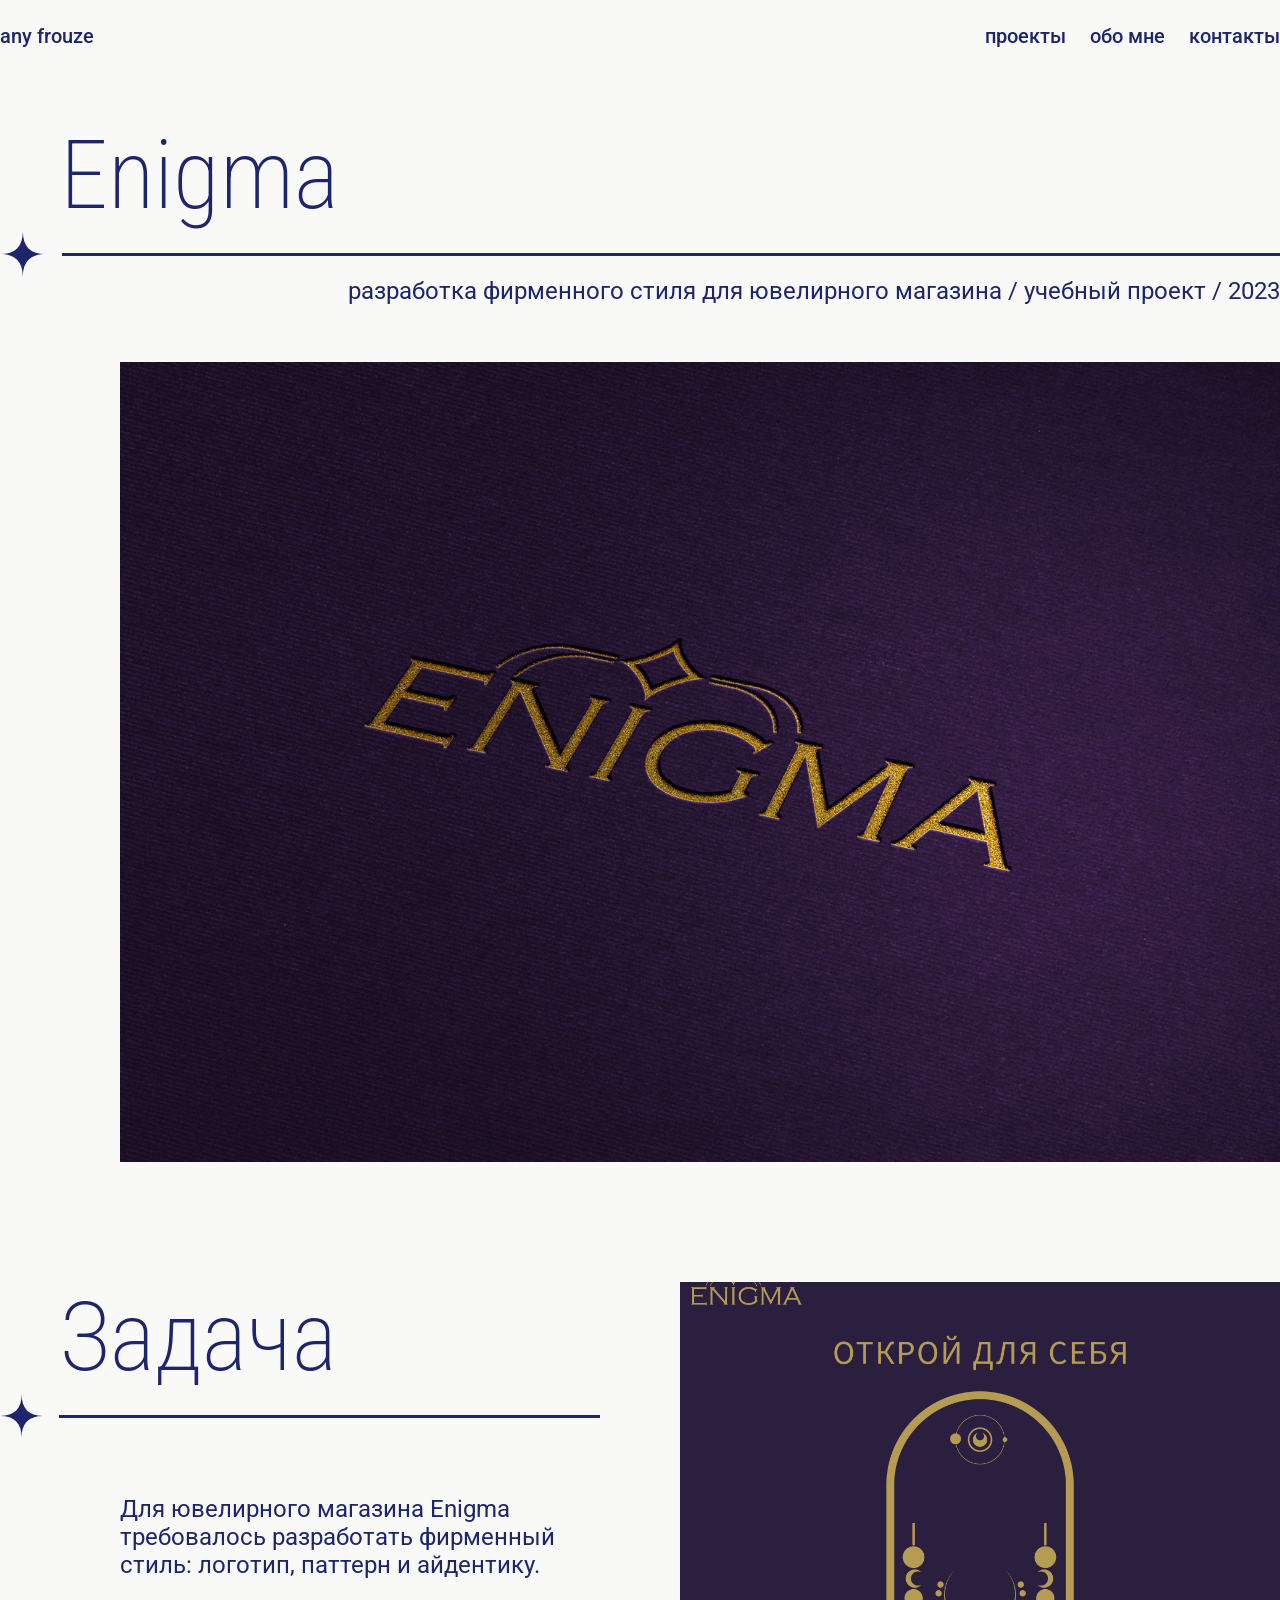
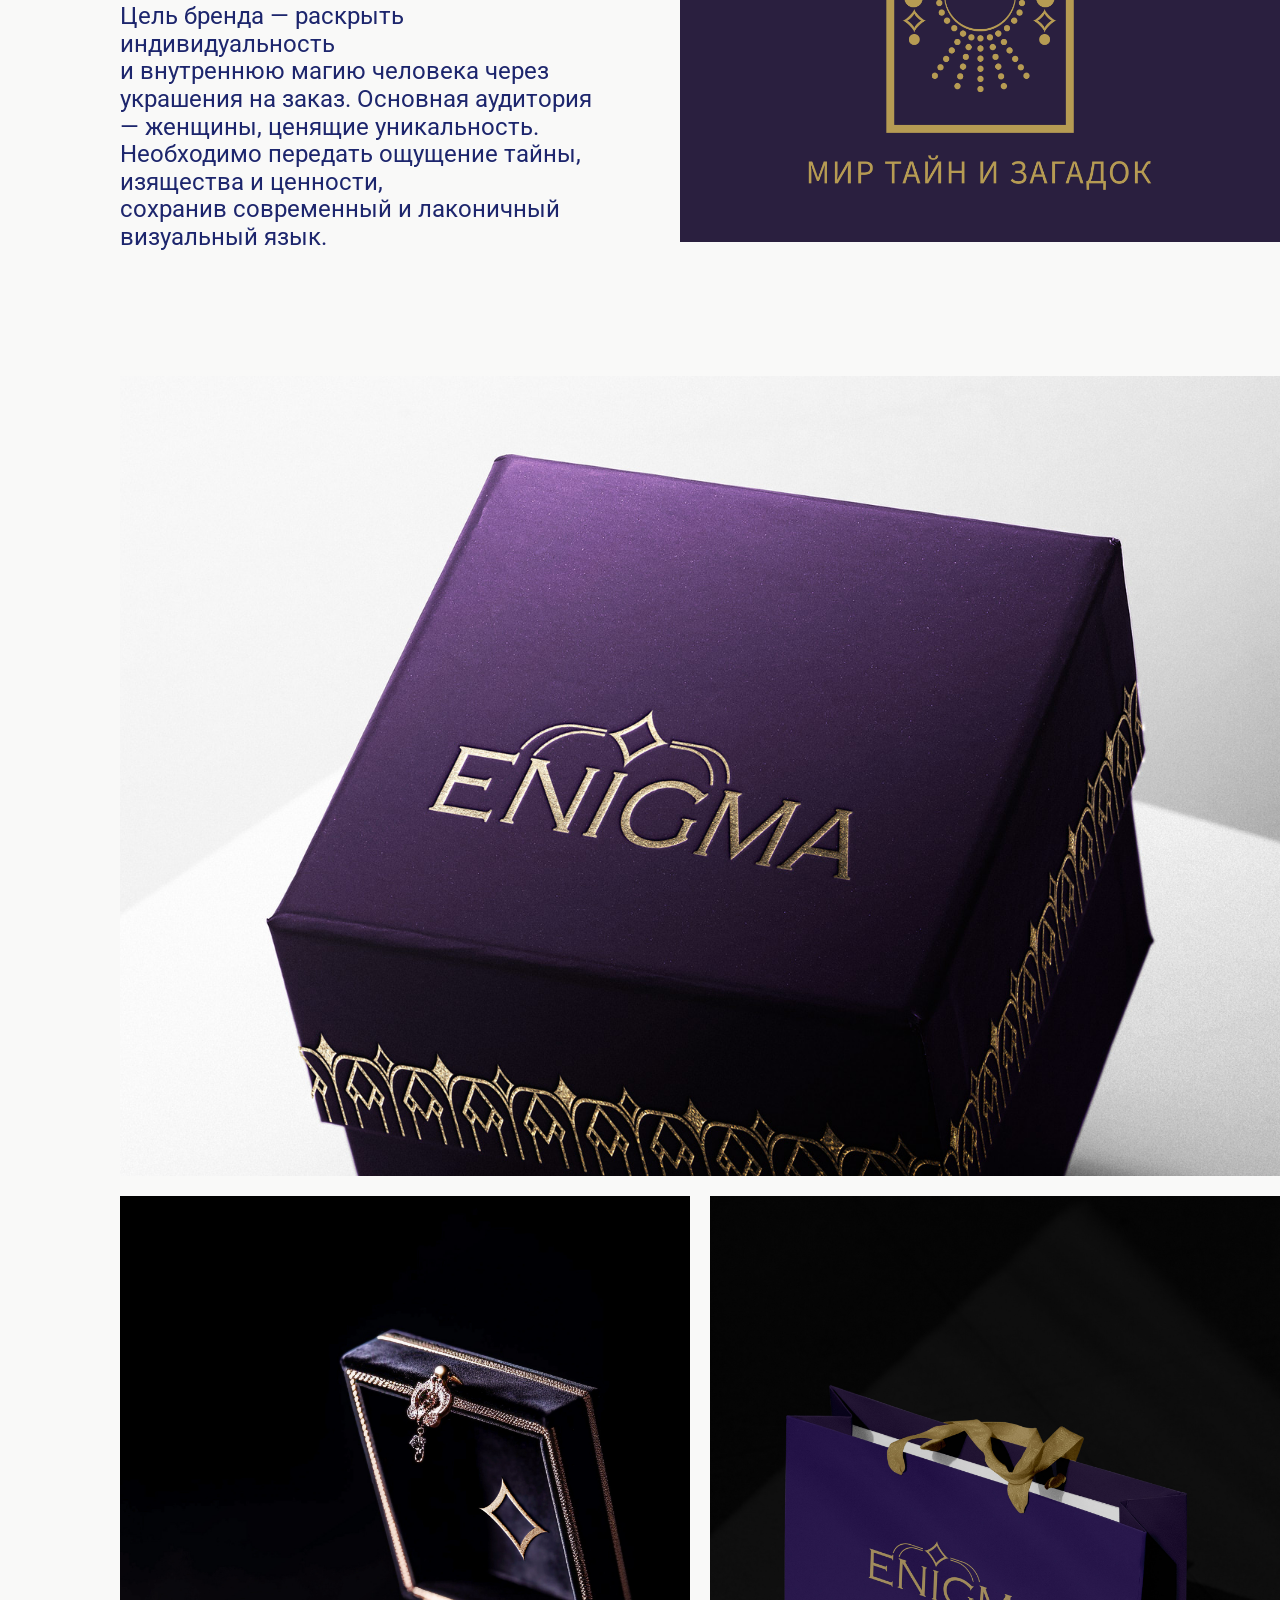
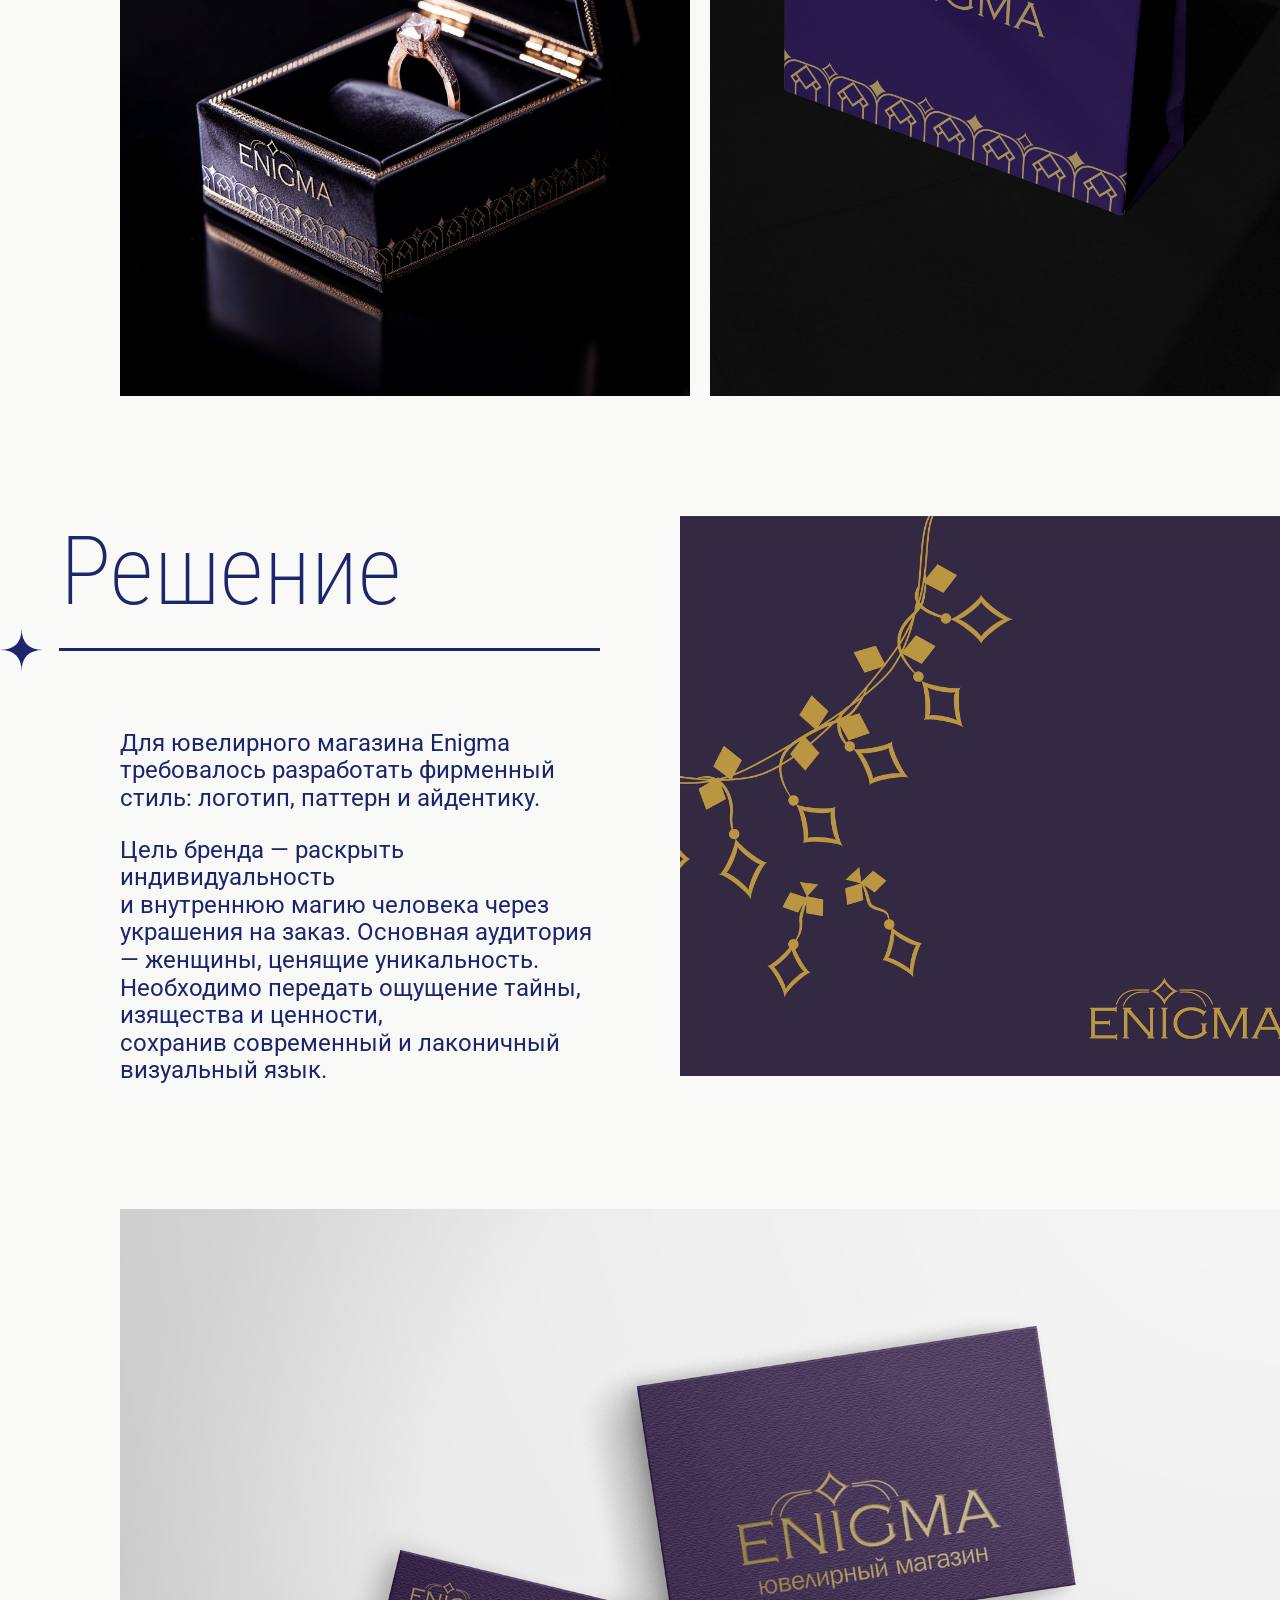
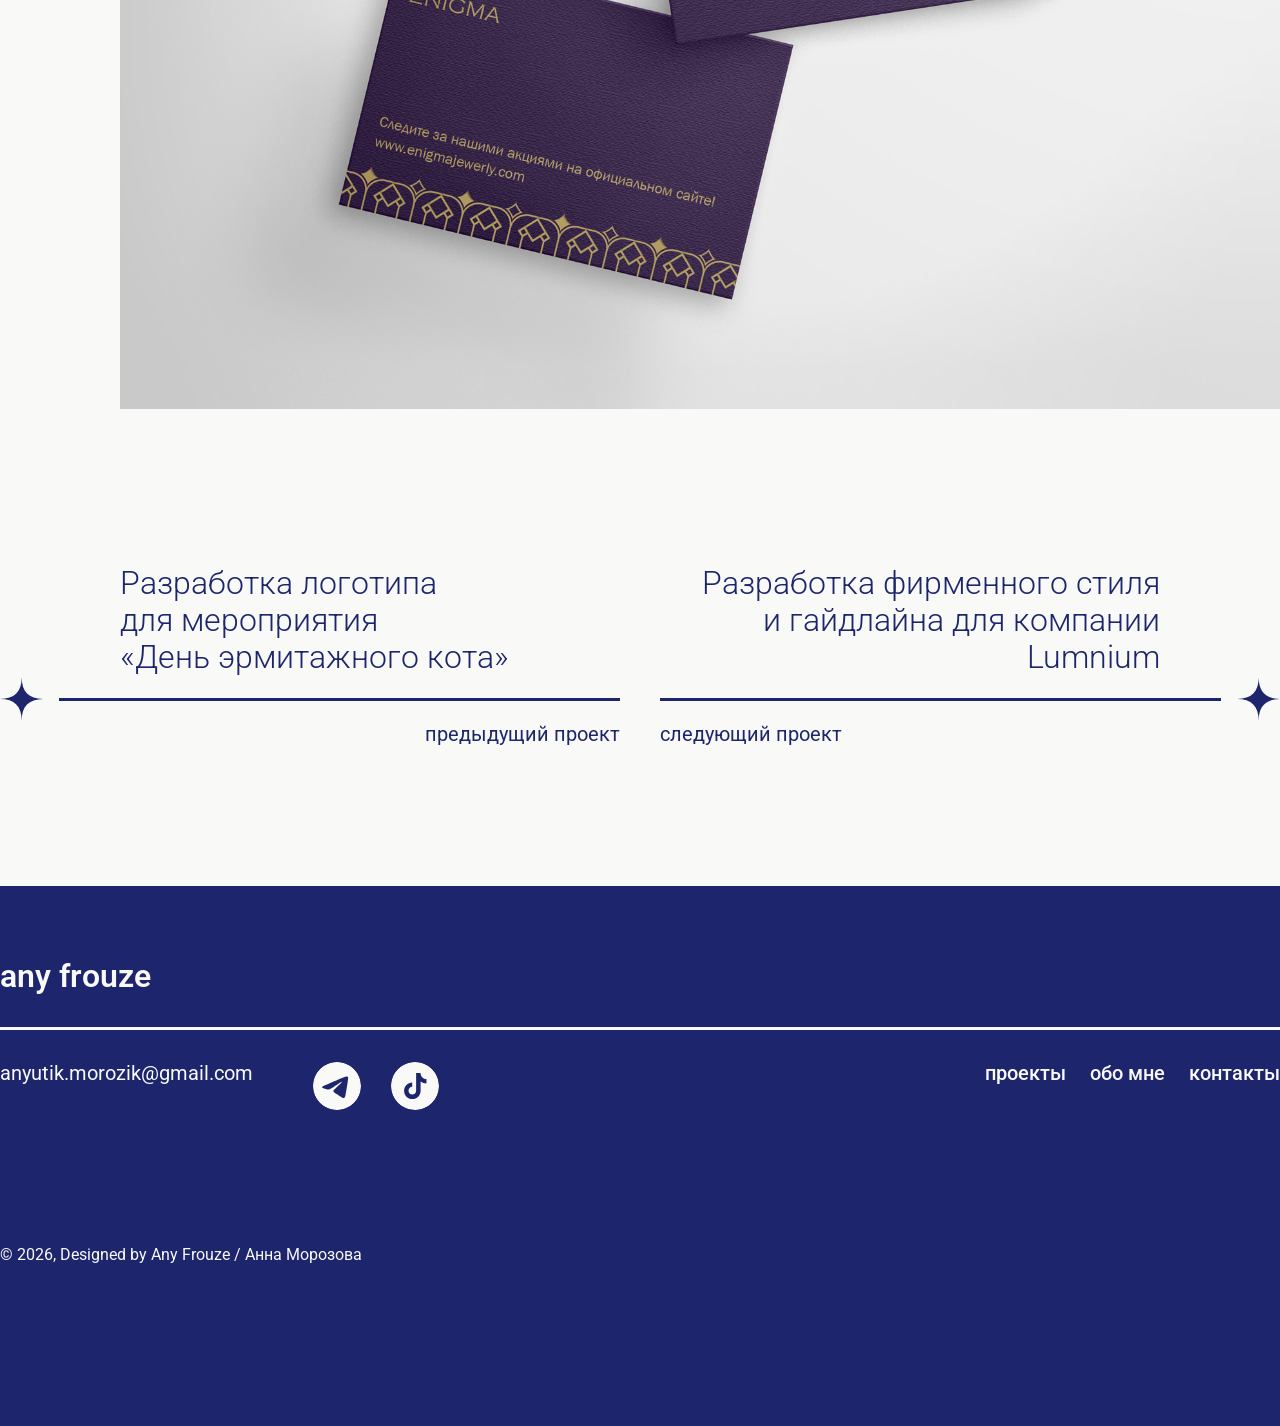
<file: case-2.html>
<!DOCTYPE html>
<html lang="ru">

<head>
    <meta charset="UTF-8">
    <meta name="viewport" content="width=device-width, initial-scale=1.0">
    <title>Заголовок страницы</title>

    <link rel="stylesheet" href="css/normalize.css">
    <link rel="stylesheet" href="css/style.css">


    <link rel="preconnect" href="https://fonts.googleapis.com">
    <link rel="preconnect" href="https://fonts.gstatic.com" crossorigin>
    <link
        href="https://fonts.googleapis.com/css2?family=Roboto+Condensed:ital,wght@0,100..900;1,100..900&family=Roboto:ital,wght@0,100..900;1,100..900&display=swap"
        rel="stylesheet">


    <style>
        .header-container.hidden {
            transform: translateY(0);
            opacity: 1;
            visibility: visible;
            pointer-events: auto;
        }

        .header-container {
            background-color: #F9F9F8;
        }
    </style>

</head>

<body>

    <header class="header-container">
        <div class="header-content">
            <div>
                <a href="index.html#start-section">
                    <p class="head-foot-p">any frouze</p>
                </a>
            </div>
            <nav>
                <ul>
                    <li><a href="case-page.html">
                            <p class="head-foot-p">проекты</p>
                        </a></li>
                    <li><a href="index.html#about-section">
                            <p class="head-foot-p">обо мне</p>
                        </a></li>
                    <li><a href="index.html#contacts-section">
                            <p class="head-foot-p">контакты</p>
                        </a></li>
                </ul>
            </nav>
        </div>
    </header>


    <main>

        <section class="cover-container">

            <div class="large-line-container">
                <h2>Enigma</h2>
                <div class="description-line">
                    <div class="star-line">
                        <svg width="48" height="48" viewBox="0 0 48 48" fill="none" xmlns="http://www.w3.org/2000/svg">
                            <path d="M0 24C16 24 24 16 24 0C24 16 32 24 48 24C32 24 24 32 24 48C24 32 16 24 0 24Z"
                                fill="#1D266D" />
                        </svg>
                        <div class="line-medium"></div>
                    </div>
                    <p style="text-align: right;">разработка фирменного стиля для ювелирного магазина / учебный проект /
                        2023</p>
                </div>
                <div class="container-under-line">
                    <div class="create-grid-case">
                        <div class="grid-row">
                            <div class="col-6 h-800">
                                <img src="src\img\enigma-logo-mocup.jpg" alt="Обложка проекта">
                            </div>
                        </div>
                    </div>

                </div>

            </div>
        </section>



        <section class="case-description">
            <div class="description-content">
                <div class="medium-line-container">
                    <h2>Задача</h2>
                    <div class="star-line">
                        <svg width="48" height="48" viewBox="0 0 48 48" fill="none" xmlns="http://www.w3.org/2000/svg">
                            <path d="M0 24C16 24 24 16 24 0C24 16 32 24 48 24C32 24 24 32 24 48C24 32 16 24 0 24Z"
                                fill="#1D266D" />
                        </svg>
                        <div class="line-medium"></div>
                    </div>
                    <div class="container-under-line">
                        <p class="main-text">
                            Для ювелирного магазина Enigma требовалось разработать
                            фирменный стиль: логотип, паттерн и айдентику.
                        </p>
                        <p class="main-text">
                            Цель бренда — раскрыть индивидуальность<br> и внутреннюю
                            магию человека через украшения на заказ. Основная
                            аудитория — женщины, ценящие уникальность. Необходимо передать ощущение тайны, изящества и
                            ценности,<br>
                            сохранив современный и лаконичный визуальный язык.
                        </p>
                    </div>
                </div>
                <div class="medium-case-img">
                    <img src="src\img\post-sqr.png" alt="">
                </div>
            </div>

            <div class="case-gallery">
                <div class="create-grid-case">

                    <div class="grid-row">
                        <div class="col-6 h-800">
                            <img src="src\img\enigma-img-1.jpg" alt="">
                        </div>
                    </div>

                    <!-- Два изображения по 3 колонки, высота 400px -->
                    <div class="grid-row">
                        <div class="col-3 h-800">
                            <img src="src\img\enigma-img-2.jpg" alt="">
                        </div>
                        <div class="col-3 h-800">
                            <img src="src\img\enigma-img-3.jpg" alt="">
                        </div>
                    </div>

                </div>
            </div>

            <div class="description-content">
                <div class="medium-line-container">
                    <h2>Решение</h2>
                    <div class="star-line">
                        <svg width="48" height="48" viewBox="0 0 48 48" fill="none" xmlns="http://www.w3.org/2000/svg">
                            <path d="M0 24C16 24 24 16 24 0C24 16 32 24 48 24C32 24 24 32 24 48C24 32 16 24 0 24Z"
                                fill="#1D266D" />
                        </svg>
                        <div class="line-medium"></div>
                    </div>
                    <div class="container-under-line">
                        <p class="main-text">
                            Для ювелирного магазина Enigma требовалось разработать
                            фирменный стиль: логотип, паттерн и айдентику.
                        </p>
                        <p class="main-text">
                            Цель бренда — раскрыть индивидуальность<br> и внутреннюю
                            магию человека через украшения на заказ. Основная
                            аудитория — женщины, ценящие уникальность. Необходимо передать ощущение тайны, изящества и
                            ценности,<br>
                            сохранив современный и лаконичный визуальный язык.
                        </p>
                    </div>
                </div>
                <div class="medium-case-img">
                    <img src="src\img\post-sqr-2.png" alt="">
                </div>
            </div>

            <div class="case-gallery">
                <div class="create-grid-case">
                    <div class="grid-row">
                        <div class="col-6 h-800">
                            <img src="src\img\enigma-img-4.jpg" alt="">
                        </div>
                    </div>
                </div>
            </div>
        </section>





        <div class="button-line-container">
            <a href="case-1.html" class="left-line-button">
                <p class="line-button-text line-button-text--left  text-row-3">Разработка логотипа для мероприятия<br>
                    «День эрмитажного кота»</p>
                <div class="star-line-button">
                    <svg width="48" height="48" viewBox="0 0 48 48" fill="none" xmlns="http://www.w3.org/2000/svg">
                        <path d="M0 24C16 24 24 16 24 0C24 16 32 24 48 24C32 24 24 32 24 48C24 32 16 24 0 24Z"
                            fill="#1D266D" />
                    </svg>
                    <div class="line-medium line-medium--left"></div>
                </div>
                <p class="decription-text decription-text--right">предыдущий проект</p>
            </a>
            <a href="case-3.html" class="right-line-button">
                <p class="line-button-text  text-row-3">Разработка фирменного стиля и гайдлайна для компании Lumnium</p>
                <div class="star-line-button">
                    <div class="line-medium line-medium--right"></div>
                    <svg width="48" height="48" viewBox="0 0 48 48" fill="none" xmlns="http://www.w3.org/2000/svg">
                        <path d="M0 24C16 24 24 16 24 0C24 16 32 24 48 24C32 24 24 32 24 48C24 32 16 24 0 24Z"
                            fill="#1D266D" />
                    </svg>
                </div>
                <p class="decription-text">следующий проект</p>
            </a>
        </div>

    </main>


    <footer class="footer-container">
        <div class="footer-content ">
            <a class="footer-color-text" href="index.html#start-section">
                <h4>any frouze</h4>
            </a>
            <div class="line-medium footer-color-solid"></div>
            <div class="under-line-footer">

                <div class="left-side footer-color-text">
                    <div class="contact-card contact-card--footer">
                        <p class="decription-text footer-color-text">anyutik.morozik@gmail.com</p>
                    </div>
                    <div class="contact-card contact-card--footer">
                        <div class="social-icons">
                            <a href="https://t.me/liomacht">
                                <div class="icon icon--light">
                                    <div class="icon-border"></div>
                                    <svg width="48" height="48" viewBox="0 0 48 48" fill="none" xmlns="http://www.w3.org/2000/svg">
                                        <path fill-rule="evenodd" clip-rule="evenodd" d="M48 24C48 37.2548 37.2548 48 24 48C10.7452 48 0 37.2548 0 24C0 10.7452 10.7452 0 24 0C37.2548 0 48 10.7452 48 24ZM24.8601 17.7179C22.5257 18.6888 17.8603 20.6984 10.8638 23.7466C9.72766 24.1984 9.13251 24.6404 9.07834 25.0726C8.98677 25.803 9.90142 26.0906 11.1469 26.4822C11.3164 26.5355 11.4919 26.5907 11.6719 26.6492C12.8973 27.0475 14.5457 27.5135 15.4026 27.5321C16.1799 27.5489 17.0475 27.2284 18.0053 26.5707C24.5423 22.158 27.9168 19.9276 28.1286 19.8795C28.2781 19.8456 28.4852 19.803 28.6255 19.9277C28.7659 20.0524 28.7521 20.2886 28.7372 20.352C28.6466 20.7383 25.0562 24.0762 23.1982 25.8036C22.619 26.3421 22.2081 26.724 22.1242 26.8113C21.936 27.0067 21.7443 27.1915 21.56 27.3692C20.4215 28.4667 19.5678 29.2896 21.6072 30.6336C22.5873 31.2794 23.3715 31.8135 24.1539 32.3463C25.0084 32.9282 25.8606 33.5085 26.9632 34.2313C27.2442 34.4155 27.5125 34.6068 27.7738 34.7931C28.7681 35.5019 29.6615 36.1388 30.7652 36.0373C31.4065 35.9782 32.0689 35.3752 32.4053 33.5767C33.2004 29.3263 34.7633 20.1169 35.1244 16.3219C35.1561 15.9895 35.1163 15.5639 35.0843 15.3771C35.0523 15.1904 34.9855 14.9242 34.7427 14.7272C34.4552 14.4939 34.0113 14.4447 33.8127 14.4482C32.91 14.4641 31.5251 14.9456 24.8601 17.7179Z" fill="#F9F9F8"/>
                                        </svg>
                                </div>
                            </a>
                            <a href="https://www.tiktok.com/">
                                <div class="icon icon--light">
                                    <div class="icon-border"></div>
                                    <svg width="48" height="48" viewBox="0 0 48 48" fill="none" xmlns="http://www.w3.org/2000/svg">
                                        <path fill-rule="evenodd" clip-rule="evenodd" d="M24 0C37.2548 0 48 10.7452 48 24C47.9999 37.2547 37.2547 48 24 48C10.7453 47.9999 5.73983e-05 37.2547 0 24C0 10.7453 10.7453 6.92747e-05 24 0ZM25.1213 28.7428C25.1212 30.8677 23.424 32.6128 21.3122 32.6128C19.2005 32.6127 17.5032 30.8676 17.5031 28.7428C17.5031 26.6559 19.1632 24.9477 21.1997 24.8719V20.3953C16.7119 20.4712 13.0912 24.1516 13.0912 28.7428C13.0913 33.372 16.7874 37.0903 21.3506 37.0903C25.9135 37.0901 29.609 33.3339 29.6091 28.7428V19.5984C31.2683 20.8126 33.3049 21.5329 35.4544 21.5709V17.0934C32.1358 16.9794 29.5341 14.2478 29.5341 10.9087H25.1213V28.7428Z" fill="#F9F9F8"/>
                                    </svg>
                                </div>
                            </a>
                        </div>
                    </div>
                </div>


                <nav class="right-side">
                    <ul>
                        <li><a href="case-page.html" class="footer-color-text">
                                <p class="head-foot-p">проекты</p>
                            </a></li>
                        <li><a href="index.html#about-section" class="footer-color-text">
                                <p class="head-foot-p">обо мне</p>
                            </a></li>
                        <li><a href="index.html#contacts-section" class="footer-color-text">
                                <p class="head-foot-p">контакты</p>
                            </a></li>
                    </ul>
                </nav>

            </div>
            <div>
                <p class="post-description footer-color-text ">&#169 2026, Designed by Any Frouze / Анна Морозова</p>
            </div>
        </div>

    </footer>



    <button type="button" class="scroll-top" aria-label="Наверх">
        <span>⯌</span>
        <p>только<br>наверх</p>
    </button>

    <script>
        const scrollTopBtn = document.querySelector('.scroll-top');

        if (scrollTopBtn) {
            window.addEventListener('scroll', function () {
                if (window.scrollY > 300) {
                    scrollTopBtn.classList.add('show');
                } else {
                    scrollTopBtn.classList.remove('show');
                }
            });

            scrollTopBtn.addEventListener('click', function () {
                window.scrollTo({
                    top: 0,
                    behavior: 'smooth'
                });
            });
        }

    </script>
</body>

</html>
</file>
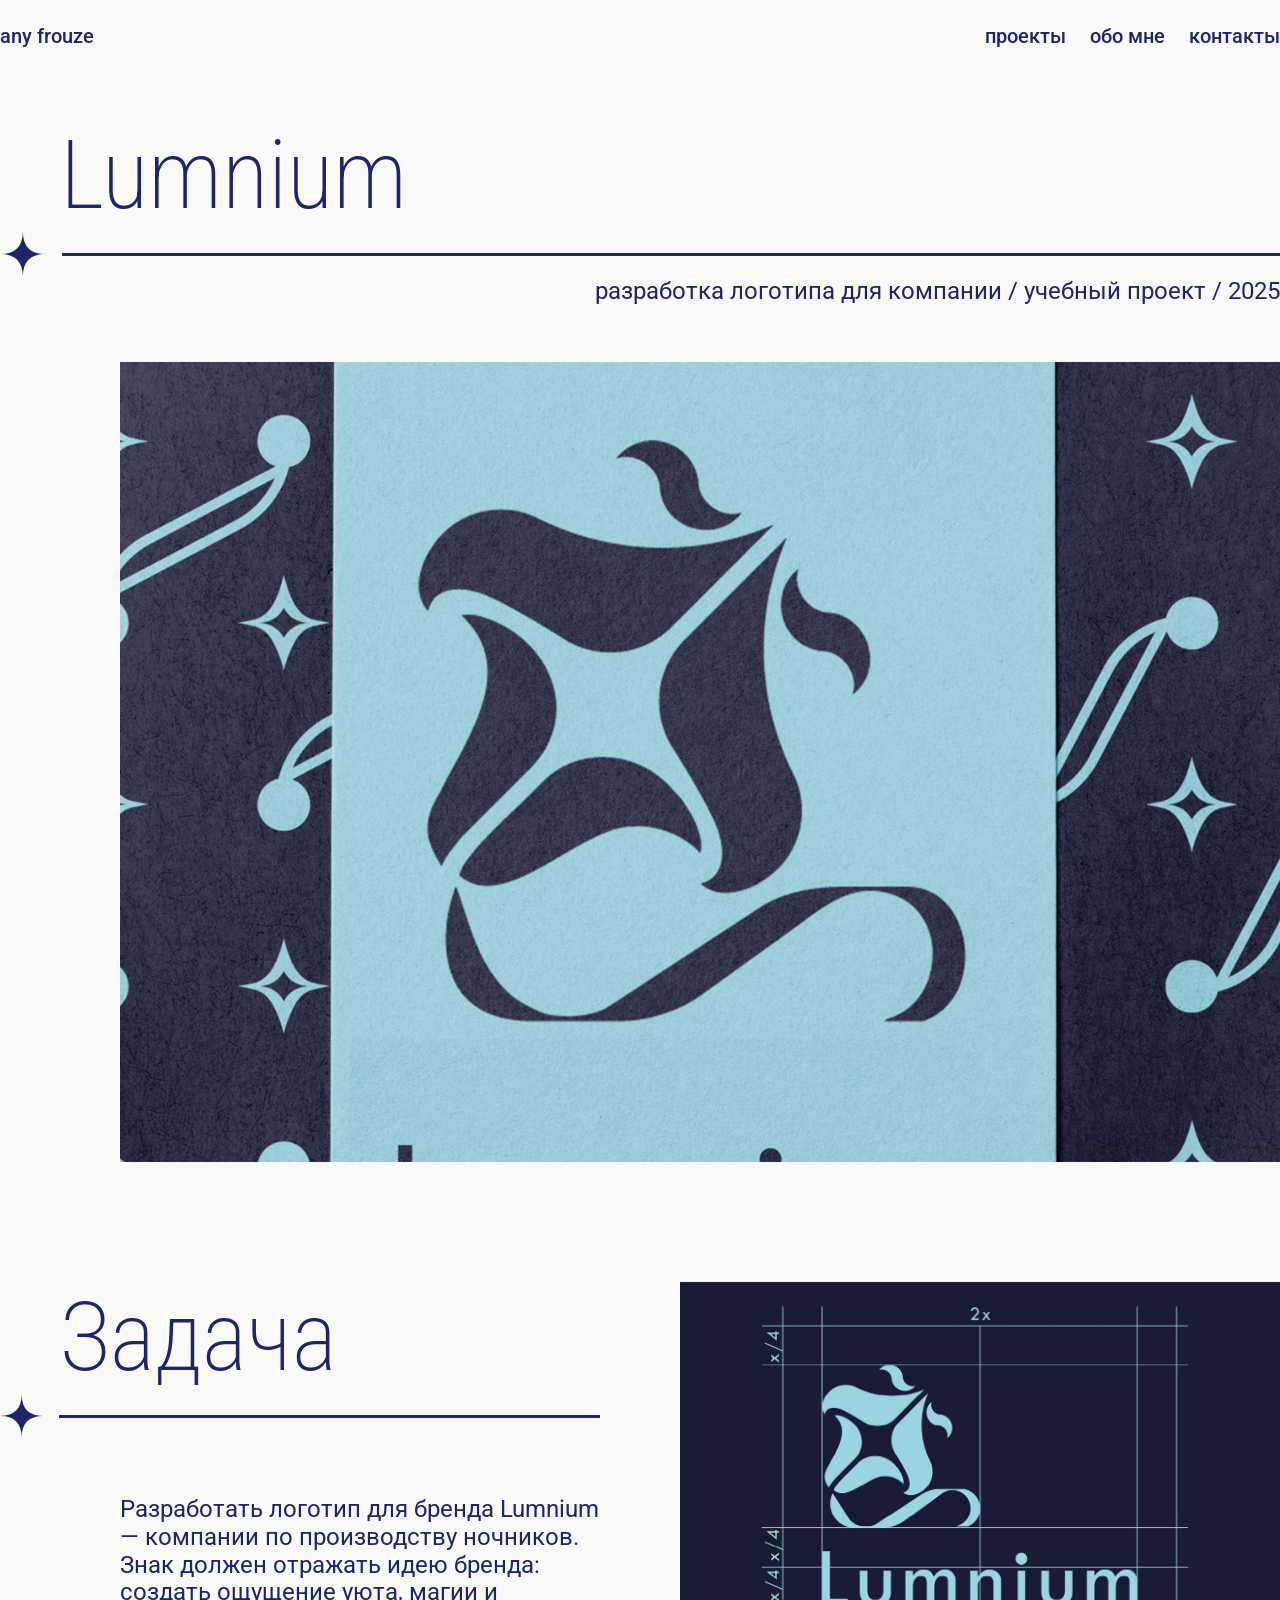
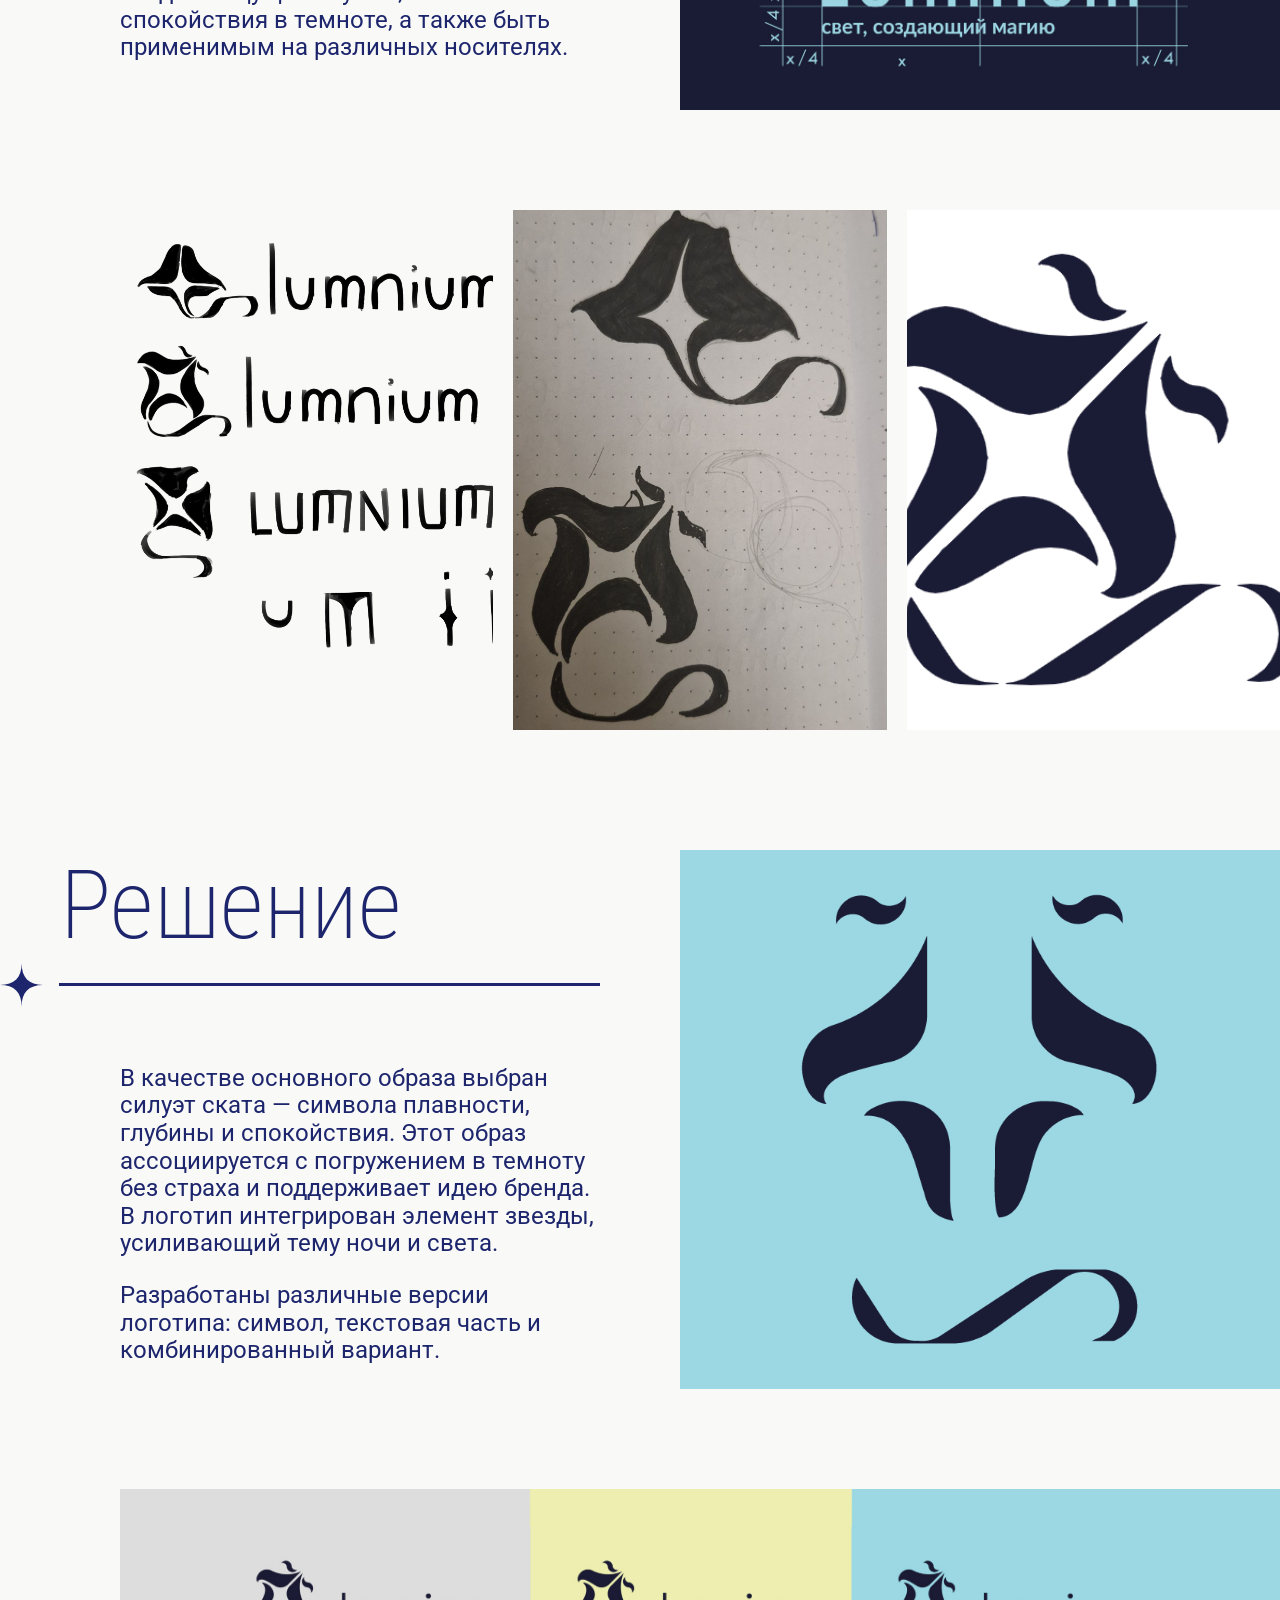
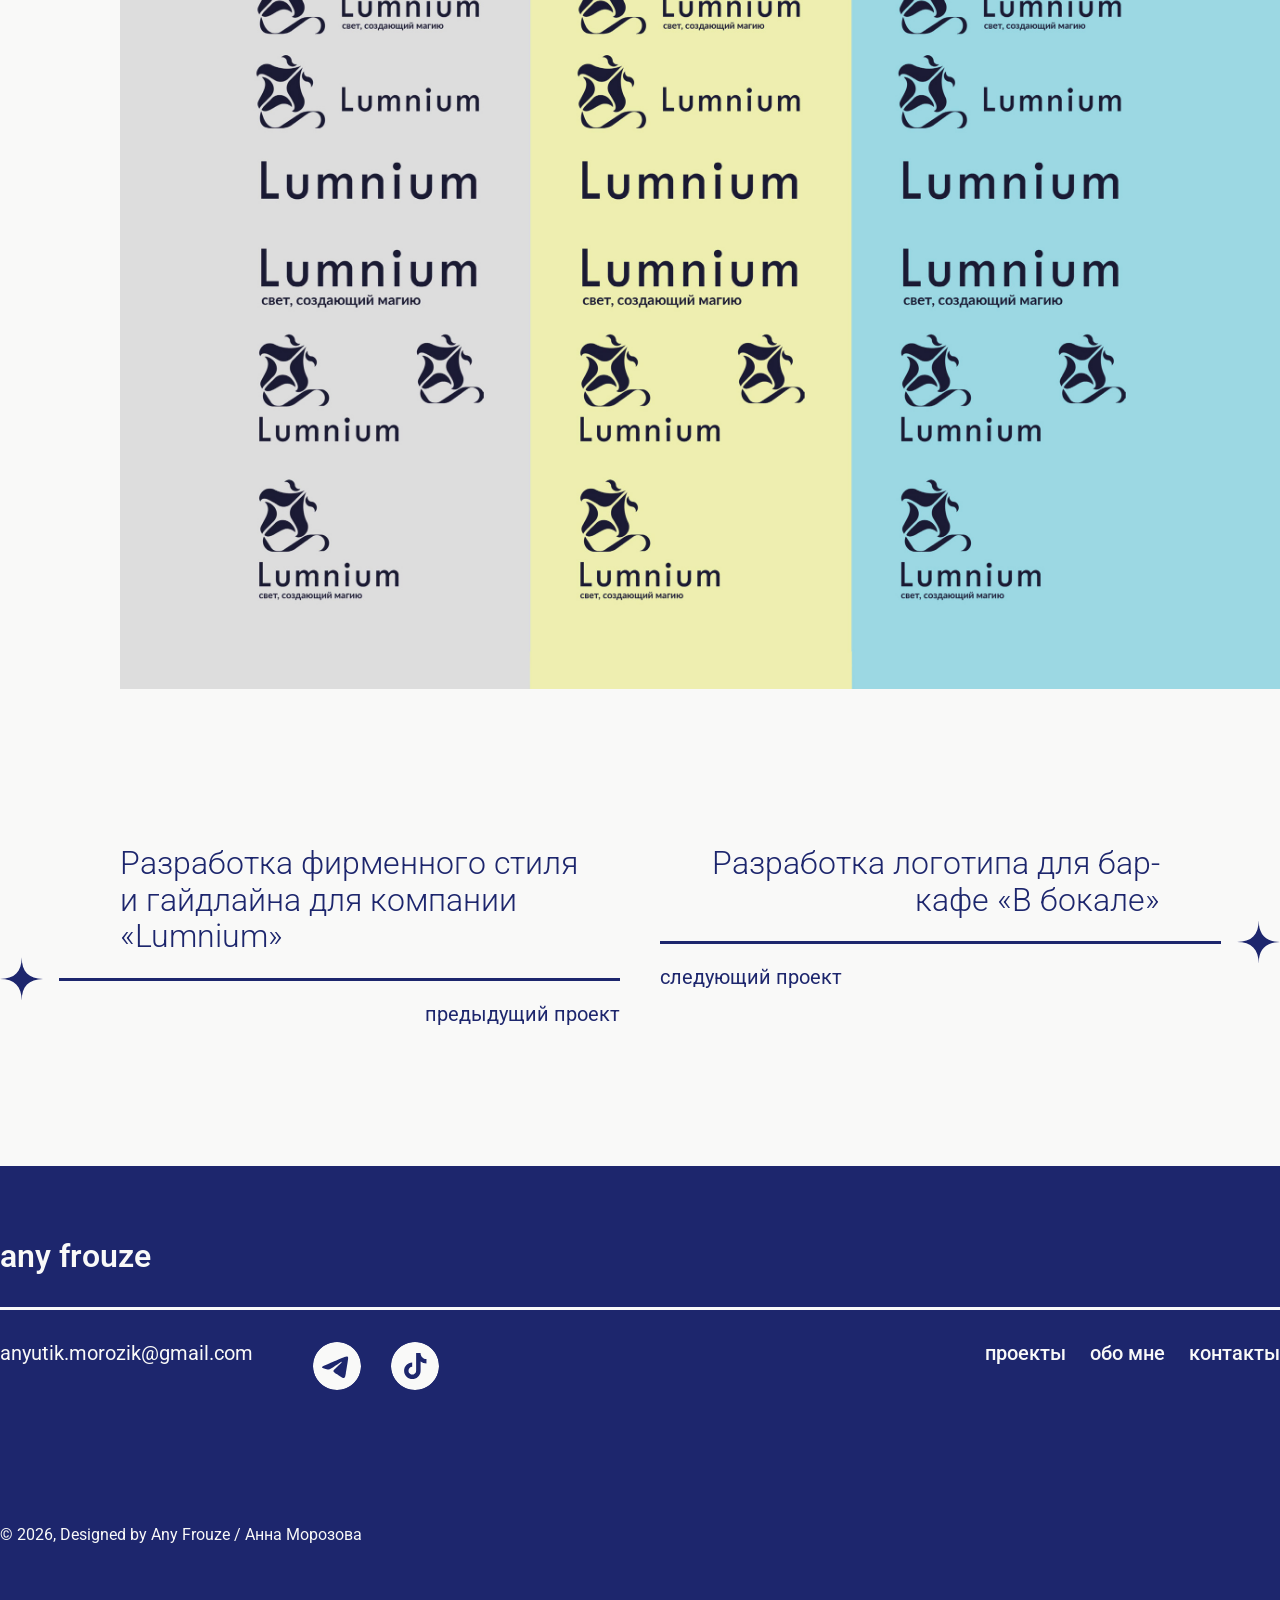
<file: case-4.html>
<!DOCTYPE html>
<html lang="ru">

<head>
    <meta charset="UTF-8">
    <meta name="viewport" content="width=device-width, initial-scale=1.0">
    <title>Заголовок страницы</title>

    <link rel="stylesheet" href="css/normalize.css">
    <link rel="stylesheet" href="css/style.css">


    <link rel="preconnect" href="https://fonts.googleapis.com">
    <link rel="preconnect" href="https://fonts.gstatic.com" crossorigin>
    <link
        href="https://fonts.googleapis.com/css2?family=Roboto+Condensed:ital,wght@0,100..900;1,100..900&family=Roboto:ital,wght@0,100..900;1,100..900&display=swap"
        rel="stylesheet">


    <style>
        .header-container.hidden {
            transform: translateY(0);
            opacity: 1;
            visibility: visible;
            pointer-events: auto;
        }

        .header-container {
            background-color: #F9F9F8;
        }
    </style>

</head>

<body>

    <header class="header-container">
        <div class="header-content">
            <div>
                <a href="index.html#start-section">
                    <p class="head-foot-p">any frouze</p>
                </a>
            </div>
            <nav>
                <ul>
                    <li><a href="case-page.html">
                            <p class="head-foot-p">проекты</p>
                        </a></li>
                    <li><a href="index.html#about-section">
                            <p class="head-foot-p">обо мне</p>
                        </a></li>
                    <li><a href="index.html#contacts-section">
                            <p class="head-foot-p">контакты</p>
                        </a></li>
                </ul>
            </nav>
        </div>
    </header>


    <main>

        <section class="cover-container">

            <div class="large-line-container">
                <h2>Lumnium</h2>
                <div class="description-line">
                    <div class="star-line">
                        <svg width="48" height="48" viewBox="0 0 48 48" fill="none" xmlns="http://www.w3.org/2000/svg">
                            <path d="M0 24C16 24 24 16 24 0C24 16 32 24 48 24C32 24 24 32 24 48C24 32 16 24 0 24Z"
                                fill="#1D266D" />
                        </svg>
                        <div class="line-medium"></div>
                    </div>
                    <p style="text-align: right;">разработка логотипа для компании / учебный проект / 2025</p>
                </div>
                <div class="container-under-line">
                    <div class="create-grid-case">
                        <div class="grid-row">
                            <div class="col-6 h-800">
                                <img src="src\img\case-lumnium-logo.jpg" alt="Обложка проекта">
                            </div>
                        </div>
                    </div>

                </div>

            </div>
        </section>


        <section class="case-description">
            <div class="description-content">
                <div class="medium-line-container">
                    <h2>Задача</h2>
                    <div class="star-line">
                        <svg width="48" height="48" viewBox="0 0 48 48" fill="none" xmlns="http://www.w3.org/2000/svg">
                            <path d="M0 24C16 24 24 16 24 0C24 16 32 24 48 24C32 24 24 32 24 48C24 32 16 24 0 24Z"
                                fill="#1D266D" />
                        </svg>
                        <div class="line-medium"></div>
                    </div>
                    <div class="container-under-line">
                        <p class="main-text">
                            Разработать логотип для бренда Lumnium — компании по производству ночников.<br>
                            Знак должен отражать идею бренда: создать ощущение уюта, магии и спокойствия в темноте, а
                            также быть применимым на различных носителях.
                        </p>
                    </div>
                </div>
                <div class="medium-case-img">
                    <img src="src\img\lumnium-logo-grid.png" alt="">
                </div>
            </div>

            <div class="case-gallery">
                <div class="create-grid-case">

                    <div class="grid-row">
                        <div class="col-2 h-520">
                            <img src="src\img\lumnium-logo-1.png" alt="">
                        </div>
                        <div class="col-2 h-520">
                            <img src="src\img\lumnium-logo-2.png" alt="">
                        </div>
                        <div class="col-2 h-520">
                            <img src="src\img\lumnium-logo-symbol.png" alt="">
                        </div>
                    </div>

                </div>
            </div>

            <div class="description-content">
                <div class="medium-line-container">
                    <h2>Решение</h2>
                    <div class="star-line">
                        <svg width="48" height="48" viewBox="0 0 48 48" fill="none" xmlns="http://www.w3.org/2000/svg">
                            <path d="M0 24C16 24 24 16 24 0C24 16 32 24 48 24C32 24 24 32 24 48C24 32 16 24 0 24Z"
                                fill="#1D266D" />
                        </svg>
                        <div class="line-medium"></div>
                    </div>
                    <div class="container-under-line">
                        <p class="main-text">
                            В качестве основного образа выбран силуэт ската — символа плавности, глубины и спокойствия.
                            Этот образ ассоциируется с погружением в темноту без страха и поддерживает идею бренда.
                            В логотип интегрирован элемент звезды, усиливающий тему ночи и света.
                        </p>
                        <p class="main-text">
                            Разработаны различные версии логотипа: символ, текстовая часть и комбинированный вариант.
                        </p>
                    </div>
                </div>
                <div class="medium-case-img">
                    <img src="src\img\составляющие части.png" alt="">
                </div>
            </div>

            <div class="case-gallery">
                <div class="create-grid-case">
                    <div class="grid-row">
                        <div class="col-6 h-800">
                            <img src="src\img\Lumnium-logo-mod.jpg" alt="">
                        </div>
                    </div>
                </div>
            </div>
        </section>

        <div class="button-line-container">
            <a href="case-3.html" class="left-line-button">
                <p class="line-button-text line-button-text--left">Разработка фирменного стиля и гайдлайна для компании
                    «Lumnium»</p>
                <div class="star-line-button">
                    <svg width="48" height="48" viewBox="0 0 48 48" fill="none" xmlns="http://www.w3.org/2000/svg">
                        <path d="M0 24C16 24 24 16 24 0C24 16 32 24 48 24C32 24 24 32 24 48C24 32 16 24 0 24Z"
                            fill="#1D266D" />
                    </svg>
                    <div class="line-medium line-medium--left"></div>
                </div>
                <p class="decription-text decription-text--right">предыдущий проект</p>
            </a>
            <a href="case-5.html" class="right-line-button">
                <p class="line-button-text">Разработка логотипа для бар-кафе «В бокале»</p>
                <div class="star-line-button">
                    <div class="line-medium line-medium--right"></div>
                    <svg width="48" height="48" viewBox="0 0 48 48" fill="none" xmlns="http://www.w3.org/2000/svg">
                        <path d="M0 24C16 24 24 16 24 0C24 16 32 24 48 24C32 24 24 32 24 48C24 32 16 24 0 24Z"
                            fill="#1D266D" />
                    </svg>
                </div>
                <p class="decription-text">следующий проект</p>
            </a>
        </div>

    </main>


    <footer class="footer-container">
        <div class="footer-content ">
            <a class="footer-color-text" href="index.html#start-section">
                <h4>any frouze</h4>
            </a>
            <div class="line-medium footer-color-solid"></div>
            <div class="under-line-footer">

                <div class="left-side footer-color-text">
                    <div class="contact-card contact-card--footer">
                        <p class="decription-text footer-color-text">anyutik.morozik@gmail.com</p>
                    </div>
                    <div class="contact-card contact-card--footer">
                        <div class="social-icons">
                            <a href="https://t.me/liomacht">
                                <div class="icon icon--light">
                                    <div class="icon-border"></div>
                                    <svg width="48" height="48" viewBox="0 0 48 48" fill="none" xmlns="http://www.w3.org/2000/svg">
                                        <path fill-rule="evenodd" clip-rule="evenodd" d="M48 24C48 37.2548 37.2548 48 24 48C10.7452 48 0 37.2548 0 24C0 10.7452 10.7452 0 24 0C37.2548 0 48 10.7452 48 24ZM24.8601 17.7179C22.5257 18.6888 17.8603 20.6984 10.8638 23.7466C9.72766 24.1984 9.13251 24.6404 9.07834 25.0726C8.98677 25.803 9.90142 26.0906 11.1469 26.4822C11.3164 26.5355 11.4919 26.5907 11.6719 26.6492C12.8973 27.0475 14.5457 27.5135 15.4026 27.5321C16.1799 27.5489 17.0475 27.2284 18.0053 26.5707C24.5423 22.158 27.9168 19.9276 28.1286 19.8795C28.2781 19.8456 28.4852 19.803 28.6255 19.9277C28.7659 20.0524 28.7521 20.2886 28.7372 20.352C28.6466 20.7383 25.0562 24.0762 23.1982 25.8036C22.619 26.3421 22.2081 26.724 22.1242 26.8113C21.936 27.0067 21.7443 27.1915 21.56 27.3692C20.4215 28.4667 19.5678 29.2896 21.6072 30.6336C22.5873 31.2794 23.3715 31.8135 24.1539 32.3463C25.0084 32.9282 25.8606 33.5085 26.9632 34.2313C27.2442 34.4155 27.5125 34.6068 27.7738 34.7931C28.7681 35.5019 29.6615 36.1388 30.7652 36.0373C31.4065 35.9782 32.0689 35.3752 32.4053 33.5767C33.2004 29.3263 34.7633 20.1169 35.1244 16.3219C35.1561 15.9895 35.1163 15.5639 35.0843 15.3771C35.0523 15.1904 34.9855 14.9242 34.7427 14.7272C34.4552 14.4939 34.0113 14.4447 33.8127 14.4482C32.91 14.4641 31.5251 14.9456 24.8601 17.7179Z" fill="#F9F9F8"/>
                                        </svg>
                                </div>
                            </a>
                            <a href="https://www.tiktok.com/">
                                <div class="icon icon--light">
                                    <div class="icon-border"></div>
                                    <svg width="48" height="48" viewBox="0 0 48 48" fill="none" xmlns="http://www.w3.org/2000/svg">
                                        <path fill-rule="evenodd" clip-rule="evenodd" d="M24 0C37.2548 0 48 10.7452 48 24C47.9999 37.2547 37.2547 48 24 48C10.7453 47.9999 5.73983e-05 37.2547 0 24C0 10.7453 10.7453 6.92747e-05 24 0ZM25.1213 28.7428C25.1212 30.8677 23.424 32.6128 21.3122 32.6128C19.2005 32.6127 17.5032 30.8676 17.5031 28.7428C17.5031 26.6559 19.1632 24.9477 21.1997 24.8719V20.3953C16.7119 20.4712 13.0912 24.1516 13.0912 28.7428C13.0913 33.372 16.7874 37.0903 21.3506 37.0903C25.9135 37.0901 29.609 33.3339 29.6091 28.7428V19.5984C31.2683 20.8126 33.3049 21.5329 35.4544 21.5709V17.0934C32.1358 16.9794 29.5341 14.2478 29.5341 10.9087H25.1213V28.7428Z" fill="#F9F9F8"/>
                                    </svg>
                                </div>
                            </a>
                        </div>
                    </div>
                </div>


                <nav class="right-side">
                    <ul>
                        <li><a href="case-page.html" class="footer-color-text">
                                <p class="head-foot-p">проекты</p>
                            </a></li>
                        <li><a href="index.html#about-section" class="footer-color-text">
                                <p class="head-foot-p">обо мне</p>
                            </a></li>
                        <li><a href="index.html#contacts-section" class="footer-color-text">
                                <p class="head-foot-p">контакты</p>
                            </a></li>
                    </ul>
                </nav>

            </div>
            <div>
                <p class="post-description footer-color-text ">&#169 2026, Designed by Any Frouze / Анна Морозова</p>
            </div>
        </div>

    </footer>



    <button type="button" class="scroll-top" aria-label="Наверх">
        <span>⯌</span>
        <p>только<br>наверх</p>
    </button>

    <script>
        const scrollTopBtn = document.querySelector('.scroll-top');

        if (scrollTopBtn) {
            window.addEventListener('scroll', function () {
                if (window.scrollY > 300) {
                    scrollTopBtn.classList.add('show');
                } else {
                    scrollTopBtn.classList.remove('show');
                }
            });

            scrollTopBtn.addEventListener('click', function () {
                window.scrollTo({
                    top: 0,
                    behavior: 'smooth'
                });
            });
        }

    </script>
</body>

</html>
</file>
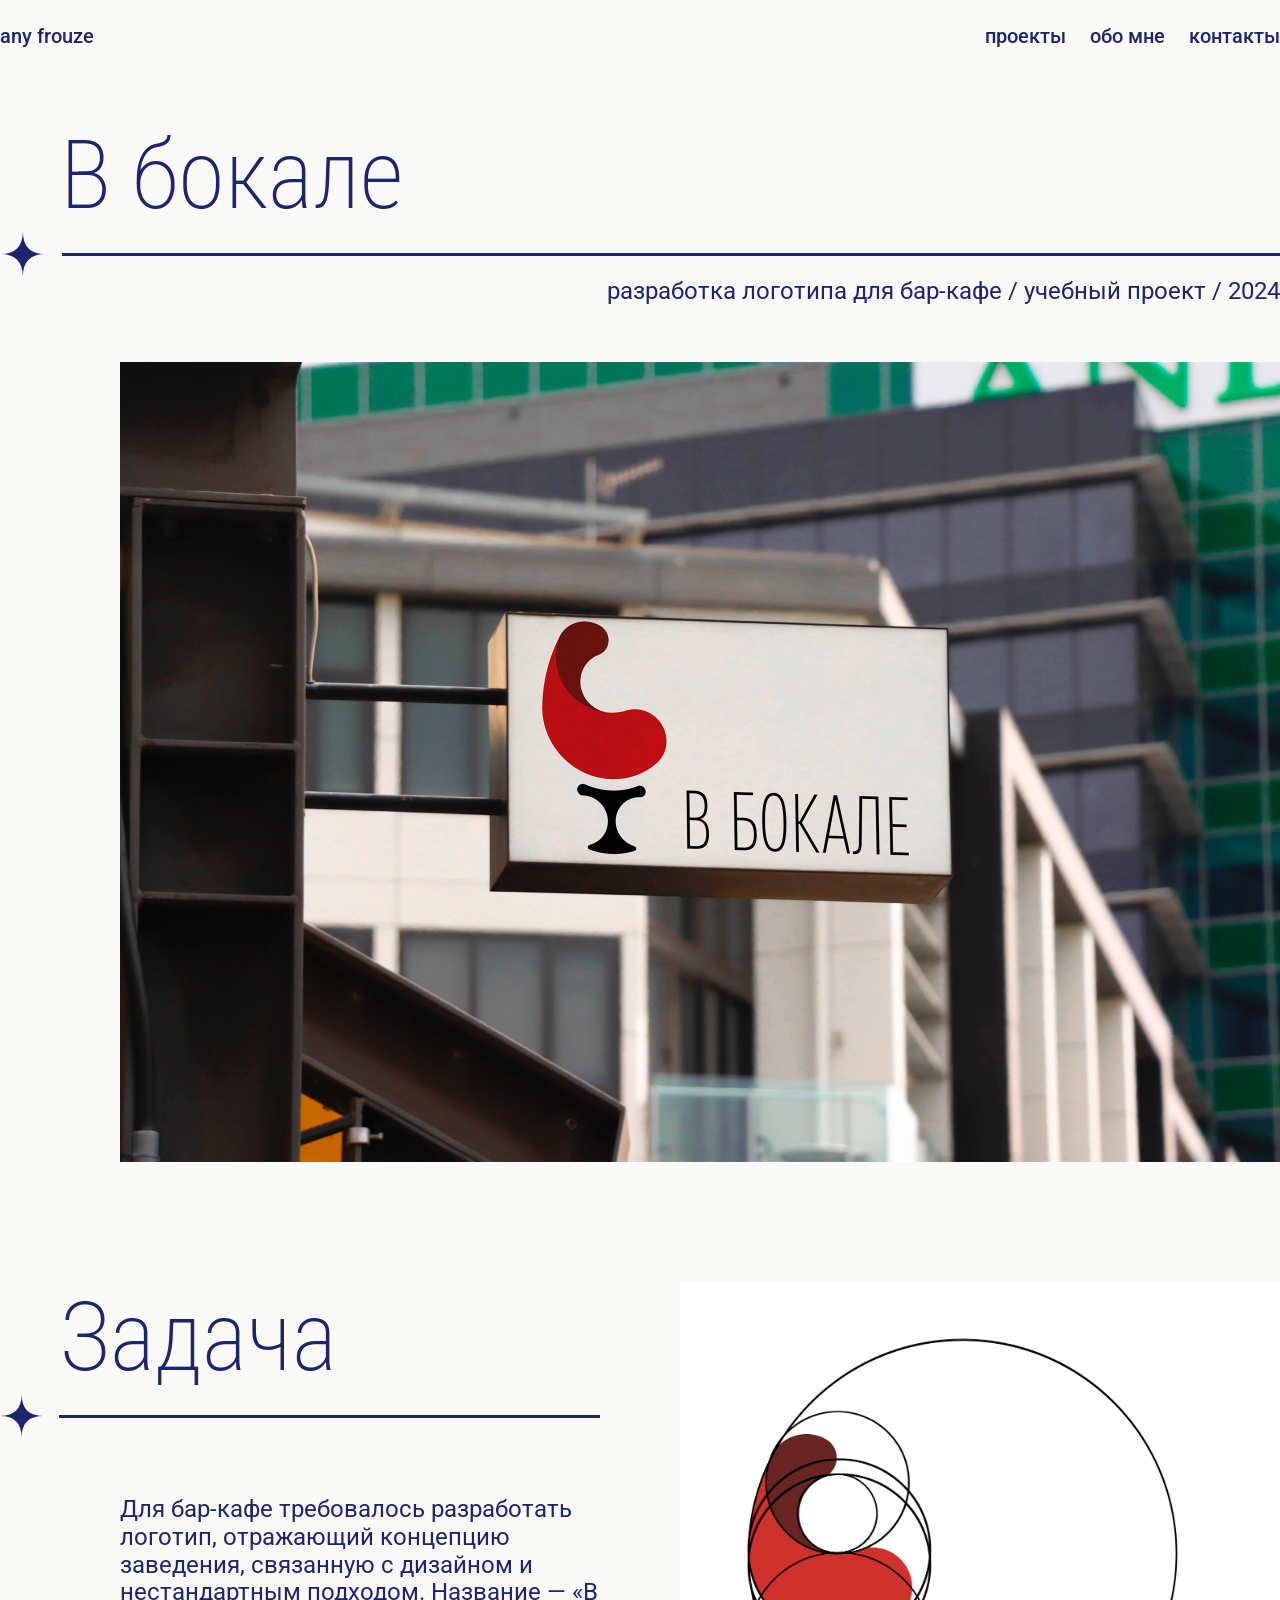
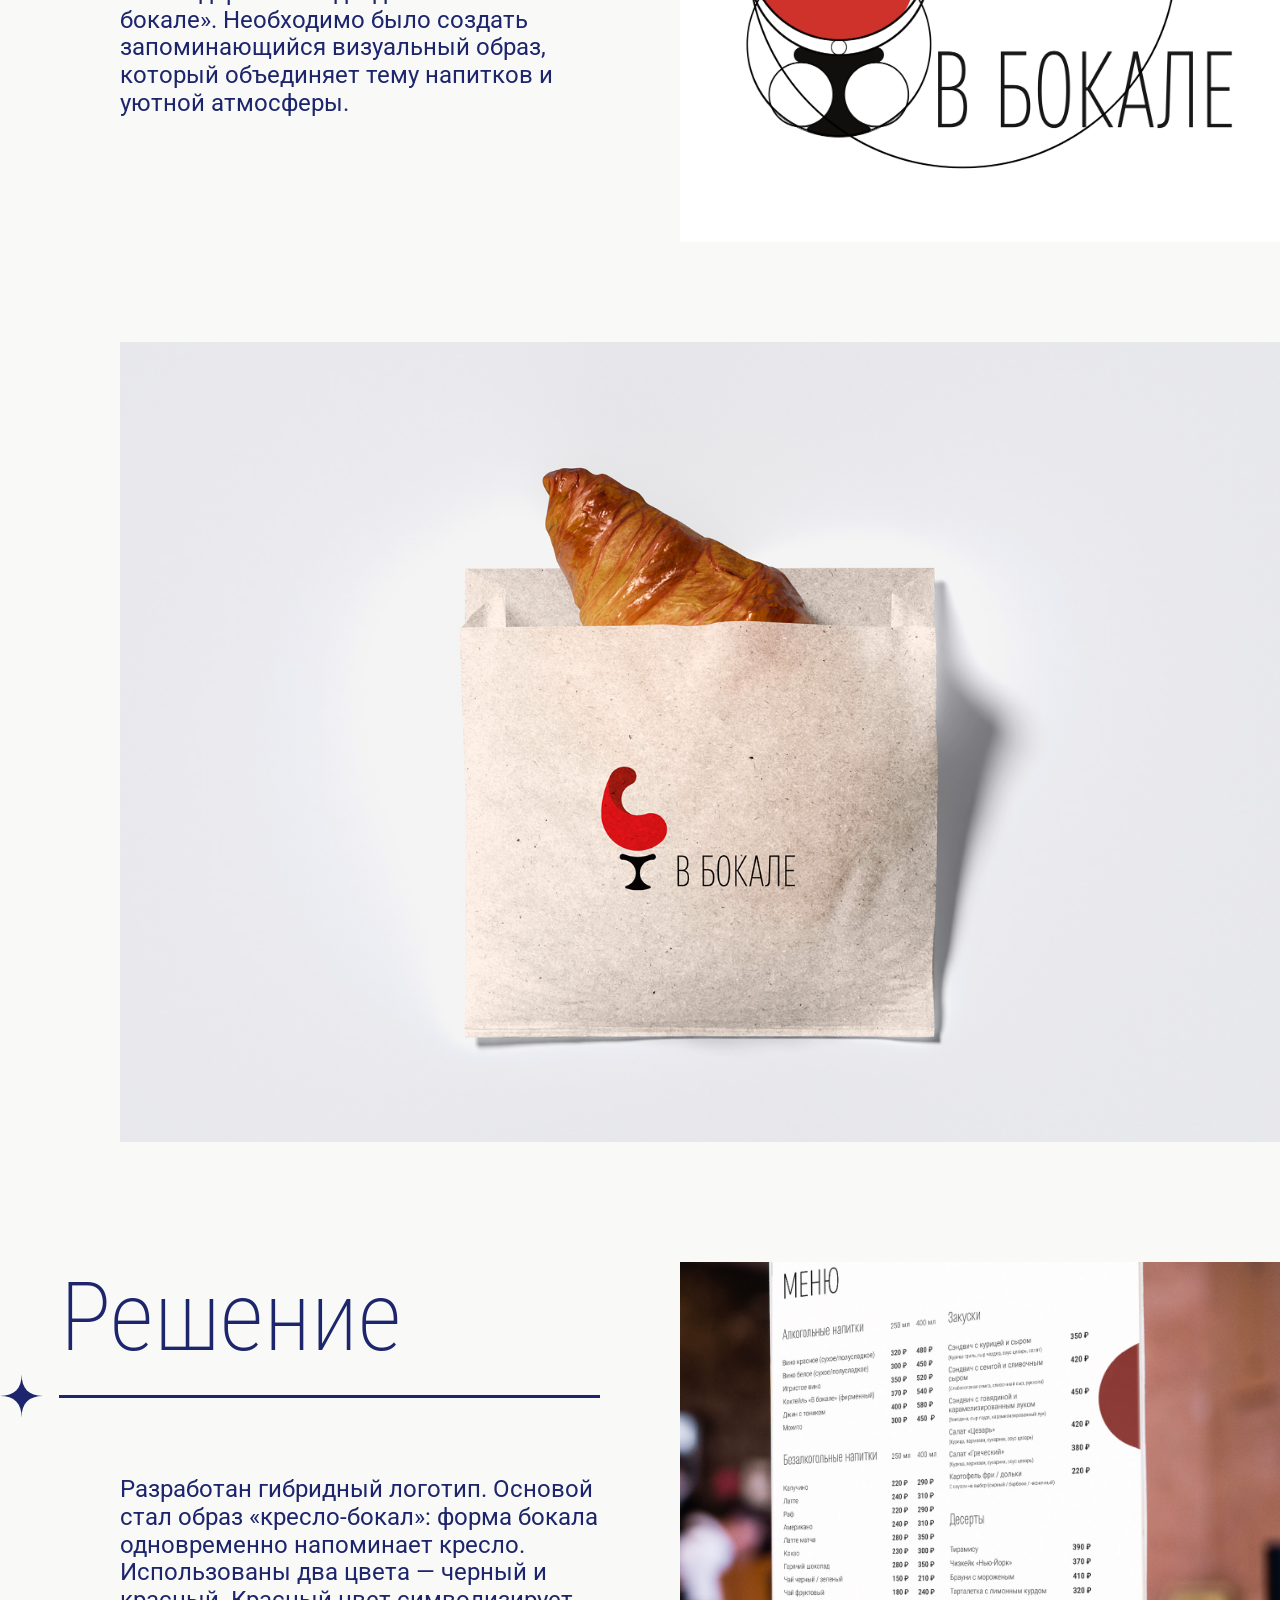
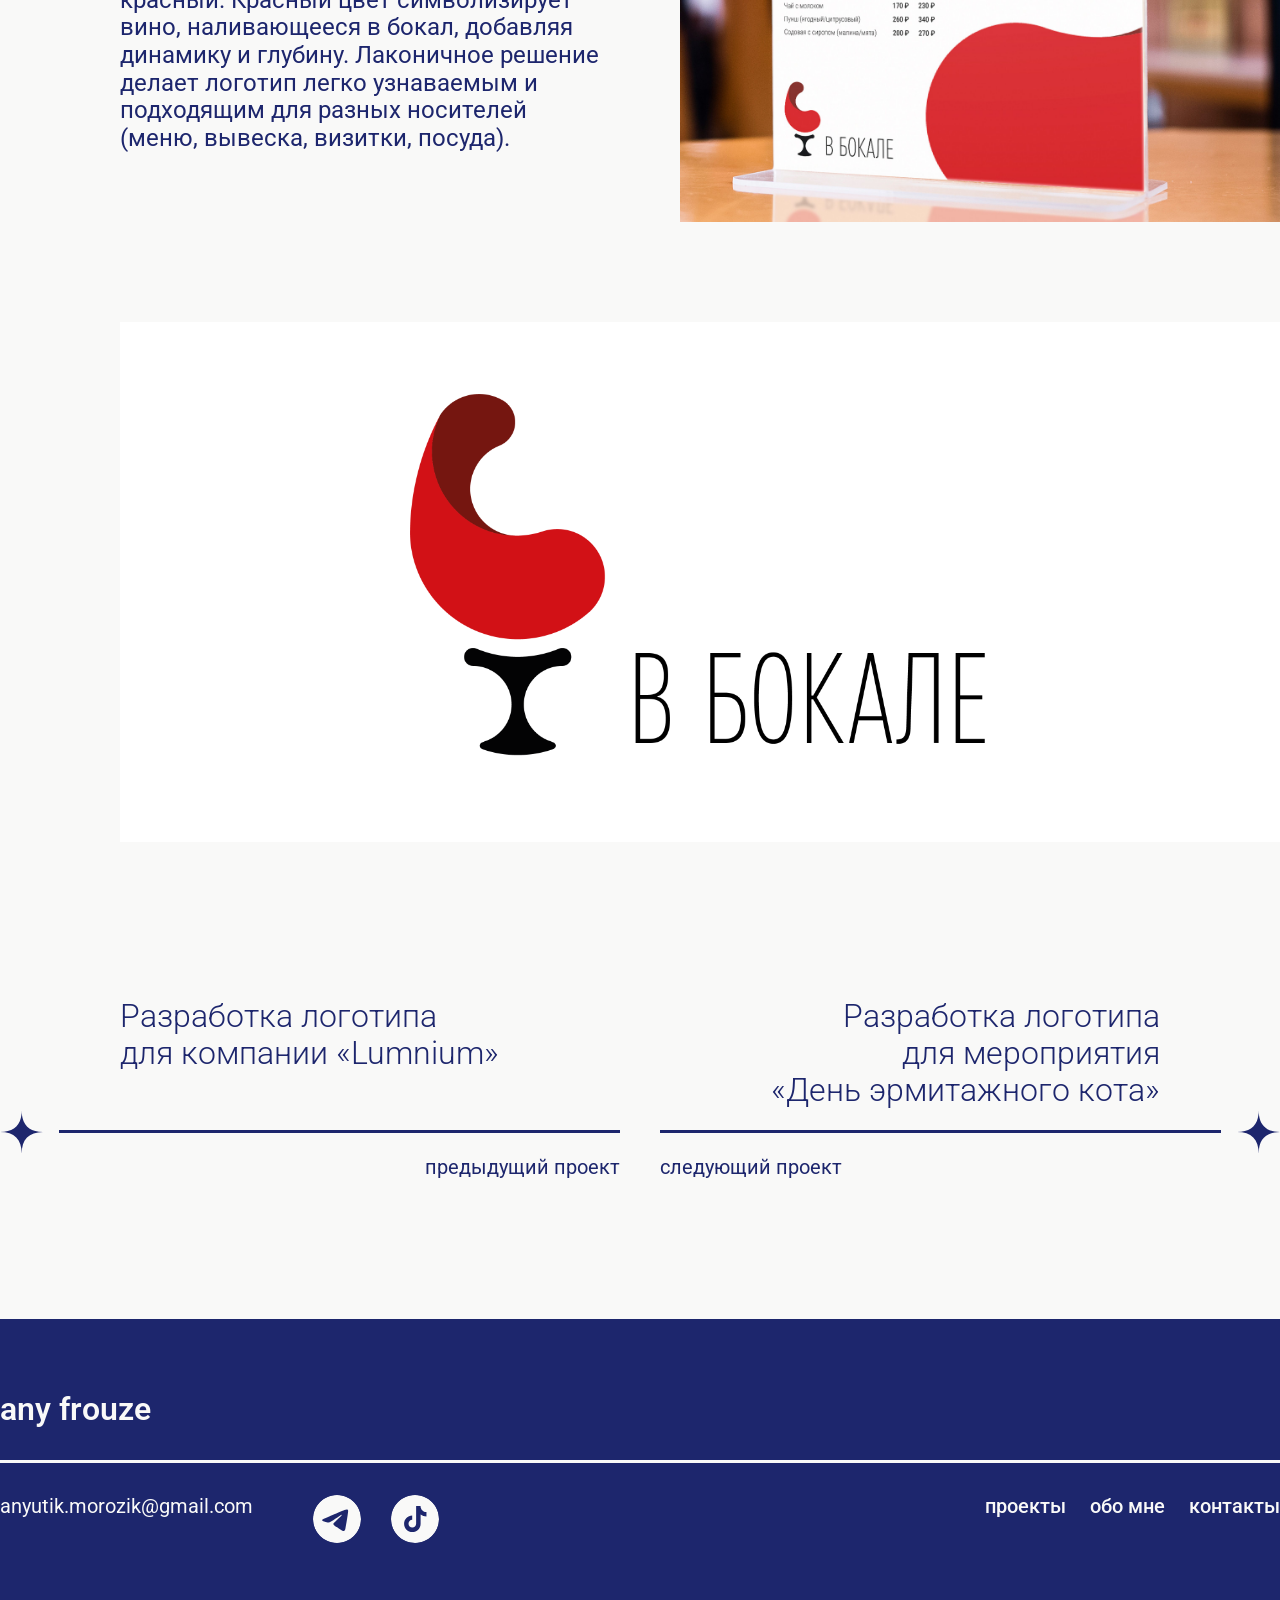
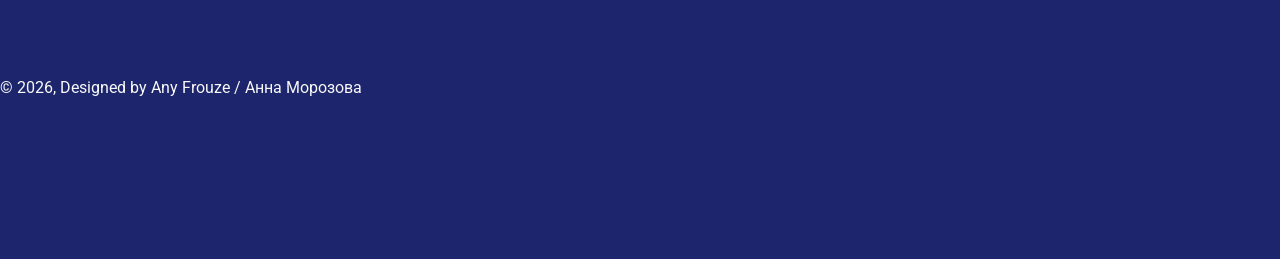
<file: case-5.html>
<!DOCTYPE html>
<html lang="ru">

<head>
    <meta charset="UTF-8">
    <meta name="viewport" content="width=device-width, initial-scale=1.0">
    <title>Заголовок страницы</title>

    <link rel="stylesheet" href="css/normalize.css">
    <link rel="stylesheet" href="css/style.css">


    <link rel="preconnect" href="https://fonts.googleapis.com">
    <link rel="preconnect" href="https://fonts.gstatic.com" crossorigin>
    <link
        href="https://fonts.googleapis.com/css2?family=Roboto+Condensed:ital,wght@0,100..900;1,100..900&family=Roboto:ital,wght@0,100..900;1,100..900&display=swap"
        rel="stylesheet">


    <style>
        .header-container.hidden {
            transform: translateY(0);
            opacity: 1;
            visibility: visible;
            pointer-events: auto;
        }

        .header-container {
            background-color: #F9F9F8;
        }
    </style>

</head>

<body>

    <header class="header-container">
        <div class="header-content">
            <div>
                <a href="index.html#start-section">
                    <p class="head-foot-p">any frouze</p>
                </a>
            </div>
            <nav>
                <ul>
                    <li><a href="case-page.html">
                            <p class="head-foot-p">проекты</p>
                        </a></li>
                    <li><a href="index.html#about-section">
                            <p class="head-foot-p">обо мне</p>
                        </a></li>
                    <li><a href="index.html#contacts-section">
                            <p class="head-foot-p">контакты</p>
                        </a></li>
                </ul>
            </nav>
        </div>
    </header>


    <main>

        <section class="cover-container">

            <div class="large-line-container">
                <h2>В бокале</h2>
                <div class="description-line">
                    <div class="star-line">
                        <svg width="48" height="48" viewBox="0 0 48 48" fill="none" xmlns="http://www.w3.org/2000/svg">
                            <path d="M0 24C16 24 24 16 24 0C24 16 32 24 48 24C32 24 24 32 24 48C24 32 16 24 0 24Z"
                                fill="#1D266D" />
                        </svg>
                        <div class="line-medium"></div>
                    </div>
                    <p style="text-align: right;">разработка логотипа для бар-кафе / учебный проект / 2024</p>
                </div>
                <div class="container-under-line">
                    <div class="create-grid-case">
                        <div class="grid-row">
                            <div class="col-6 h-800">
                                <img src="src\img\bar-cover.jpg" alt="Обложка проекта">
                            </div>
                        </div>
                    </div>
                </div>

            </div>
        </section>

        <section class="case-description"></section>
        <div class="description-content">
            <div class="medium-line-container">
                <h2>Задача</h2>
                <div class="star-line">
                    <svg width="48" height="48" viewBox="0 0 48 48" fill="none" xmlns="http://www.w3.org/2000/svg">
                        <path d="M0 24C16 24 24 16 24 0C24 16 32 24 48 24C32 24 24 32 24 48C24 32 16 24 0 24Z"
                            fill="#1D266D" />
                    </svg>
                    <div class="line-medium"></div>
                </div>
                <div class="container-under-line">
                    <p class="main-text">
                        Для бар-кафе требовалось разработать логотип, отражающий концепцию заведения, связанную с
                        дизайном и нестандартным подходом. Название — «В бокале». Необходимо было создать запоминающийся
                        визуальный образ, который объединяет тему напитков и уютной атмосферы.
                    </p>
                </div>
            </div>
            <div class="medium-case-img">
                <img src="src\img\bar-cafe-grid.jpeg" alt="">
            </div>
        </div>

        <div class="case-gallery">
            <div class="create-grid-case">

                <div class="grid-row">
                    <div class="col-6 h-800">
                        <img src="src\img\в бокале paper.jpg" alt="">
                    </div>
                </div>

            </div>
        </div>

        <div class="description-content">
            <div class="medium-line-container">
                <h2>Решение</h2>
                <div class="star-line">
                    <svg width="48" height="48" viewBox="0 0 48 48" fill="none" xmlns="http://www.w3.org/2000/svg">
                        <path d="M0 24C16 24 24 16 24 0C24 16 32 24 48 24C32 24 24 32 24 48C24 32 16 24 0 24Z"
                            fill="#1D266D" />
                    </svg>
                    <div class="line-medium"></div>
                </div>
                <div class="container-under-line">
                    <p class="main-text">
                        Разработан гибридный логотип. Основой стал образ «кресло-бокал»: форма бокала
                        одновременно напоминает кресло. Использованы два цвета — черный и красный. Красный цвет
                        символизирует вино, наливающееся в бокал, добавляя динамику и глубину. Лаконичное решение делает
                        логотип легко узнаваемым и подходящим для разных носителей (меню, вывеска, визитки, посуда).
                    </p>
                </div>
            </div>
            <div class="medium-case-img">
                <img src="src\img\menu-bar.jpg" alt="">
            </div>
        </div>

        <div class="case-gallery">
            <div class="create-grid-case">
                <div class="grid-row">
                    <div class="col-6 h-520">
                        <img src="src\img\бокал-снизу.png" alt="">
                    </div>
                </div>
            </div>
        </div>
        </section>


        <div class="button-line-container">
            <a href="case-4.html" class="left-line-button">
                <p class="line-button-text line-button-text--left text-row-3">Разработка логотипа для компании «Lumnium»
                </p>
                <div class="star-line-button">
                    <svg width="48" height="48" viewBox="0 0 48 48" fill="none" xmlns="http://www.w3.org/2000/svg">
                        <path d="M0 24C16 24 24 16 24 0C24 16 32 24 48 24C32 24 24 32 24 48C24 32 16 24 0 24Z"
                            fill="#1D266D" />
                    </svg>
                    <div class="line-medium line-medium--left"></div>
                </div>
                <p class="decription-text decription-text--right">предыдущий проект</p>
            </a>
            <a href="case-1.html" class="right-line-button">
                <p class="line-button-text text-row-3">Разработка логотипа для мероприятия<br> «День эрмитажного кота»
                </p>
                <div class="star-line-button">
                    <div class="line-medium line-medium--right"></div>
                    <svg width="48" height="48" viewBox="0 0 48 48" fill="none" xmlns="http://www.w3.org/2000/svg">
                        <path d="M0 24C16 24 24 16 24 0C24 16 32 24 48 24C32 24 24 32 24 48C24 32 16 24 0 24Z"
                            fill="#1D266D" />
                    </svg>
                </div>
                <p class="decription-text">следующий проект</p>
            </a>
        </div>

    </main>

    <footer class="footer-container">
        <div class="footer-content ">
            <a class="footer-color-text" href="index.html#start-section">
                <h4>any frouze</h4>
            </a>
            <div class="line-medium footer-color-solid"></div>
            <div class="under-line-footer">

                <div class="left-side footer-color-text">
                    <div class="contact-card contact-card--footer">
                        <p class="decription-text footer-color-text">anyutik.morozik@gmail.com</p>
                    </div>
                    <div class="contact-card contact-card--footer">
                        <div class="social-icons">
                            <a href="https://t.me/liomacht">
                                <div class="icon icon--light">
                                    <div class="icon-border"></div>
                                    <svg width="48" height="48" viewBox="0 0 48 48" fill="none" xmlns="http://www.w3.org/2000/svg">
                                        <path fill-rule="evenodd" clip-rule="evenodd" d="M48 24C48 37.2548 37.2548 48 24 48C10.7452 48 0 37.2548 0 24C0 10.7452 10.7452 0 24 0C37.2548 0 48 10.7452 48 24ZM24.8601 17.7179C22.5257 18.6888 17.8603 20.6984 10.8638 23.7466C9.72766 24.1984 9.13251 24.6404 9.07834 25.0726C8.98677 25.803 9.90142 26.0906 11.1469 26.4822C11.3164 26.5355 11.4919 26.5907 11.6719 26.6492C12.8973 27.0475 14.5457 27.5135 15.4026 27.5321C16.1799 27.5489 17.0475 27.2284 18.0053 26.5707C24.5423 22.158 27.9168 19.9276 28.1286 19.8795C28.2781 19.8456 28.4852 19.803 28.6255 19.9277C28.7659 20.0524 28.7521 20.2886 28.7372 20.352C28.6466 20.7383 25.0562 24.0762 23.1982 25.8036C22.619 26.3421 22.2081 26.724 22.1242 26.8113C21.936 27.0067 21.7443 27.1915 21.56 27.3692C20.4215 28.4667 19.5678 29.2896 21.6072 30.6336C22.5873 31.2794 23.3715 31.8135 24.1539 32.3463C25.0084 32.9282 25.8606 33.5085 26.9632 34.2313C27.2442 34.4155 27.5125 34.6068 27.7738 34.7931C28.7681 35.5019 29.6615 36.1388 30.7652 36.0373C31.4065 35.9782 32.0689 35.3752 32.4053 33.5767C33.2004 29.3263 34.7633 20.1169 35.1244 16.3219C35.1561 15.9895 35.1163 15.5639 35.0843 15.3771C35.0523 15.1904 34.9855 14.9242 34.7427 14.7272C34.4552 14.4939 34.0113 14.4447 33.8127 14.4482C32.91 14.4641 31.5251 14.9456 24.8601 17.7179Z" fill="#F9F9F8"/>
                                        </svg>
                                </div>
                            </a>
                            <a href="https://www.tiktok.com/">
                                <div class="icon icon--light">
                                    <div class="icon-border"></div>
                                    <svg width="48" height="48" viewBox="0 0 48 48" fill="none" xmlns="http://www.w3.org/2000/svg">
                                        <path fill-rule="evenodd" clip-rule="evenodd" d="M24 0C37.2548 0 48 10.7452 48 24C47.9999 37.2547 37.2547 48 24 48C10.7453 47.9999 5.73983e-05 37.2547 0 24C0 10.7453 10.7453 6.92747e-05 24 0ZM25.1213 28.7428C25.1212 30.8677 23.424 32.6128 21.3122 32.6128C19.2005 32.6127 17.5032 30.8676 17.5031 28.7428C17.5031 26.6559 19.1632 24.9477 21.1997 24.8719V20.3953C16.7119 20.4712 13.0912 24.1516 13.0912 28.7428C13.0913 33.372 16.7874 37.0903 21.3506 37.0903C25.9135 37.0901 29.609 33.3339 29.6091 28.7428V19.5984C31.2683 20.8126 33.3049 21.5329 35.4544 21.5709V17.0934C32.1358 16.9794 29.5341 14.2478 29.5341 10.9087H25.1213V28.7428Z" fill="#F9F9F8"/>
                                    </svg>
                                </div>
                            </a>
                        </div>
                    </div>
                </div>


                <nav class="right-side">
                    <ul>
                        <li><a href="case-page.html" class="footer-color-text">
                                <p class="head-foot-p">проекты</p>
                            </a></li>
                        <li><a href="index.html#about-section" class="footer-color-text">
                                <p class="head-foot-p">обо мне</p>
                            </a></li>
                        <li><a href="index.html#contacts-section" class="footer-color-text">
                                <p class="head-foot-p">контакты</p>
                            </a></li>
                    </ul>
                </nav>

            </div>
            <div>
                <p class="post-description footer-color-text ">&#169 2026, Designed by Any Frouze / Анна Морозова</p>
            </div>
        </div>

    </footer>

    <button type="button" class="scroll-top" aria-label="Наверх">
        <span>⯌</span>
        <p>только<br>наверх</p>
    </button>

    <script>
        const scrollTopBtn = document.querySelector('.scroll-top');

        if (scrollTopBtn) {
            window.addEventListener('scroll', function () {
                if (window.scrollY > 300) {
                    scrollTopBtn.classList.add('show');
                } else {
                    scrollTopBtn.classList.remove('show');
                }
            });

            scrollTopBtn.addEventListener('click', function () {
                window.scrollTo({
                    top: 0,
                    behavior: 'smooth'
                });
            });
        }

    </script>
</body>

</html>
</file>
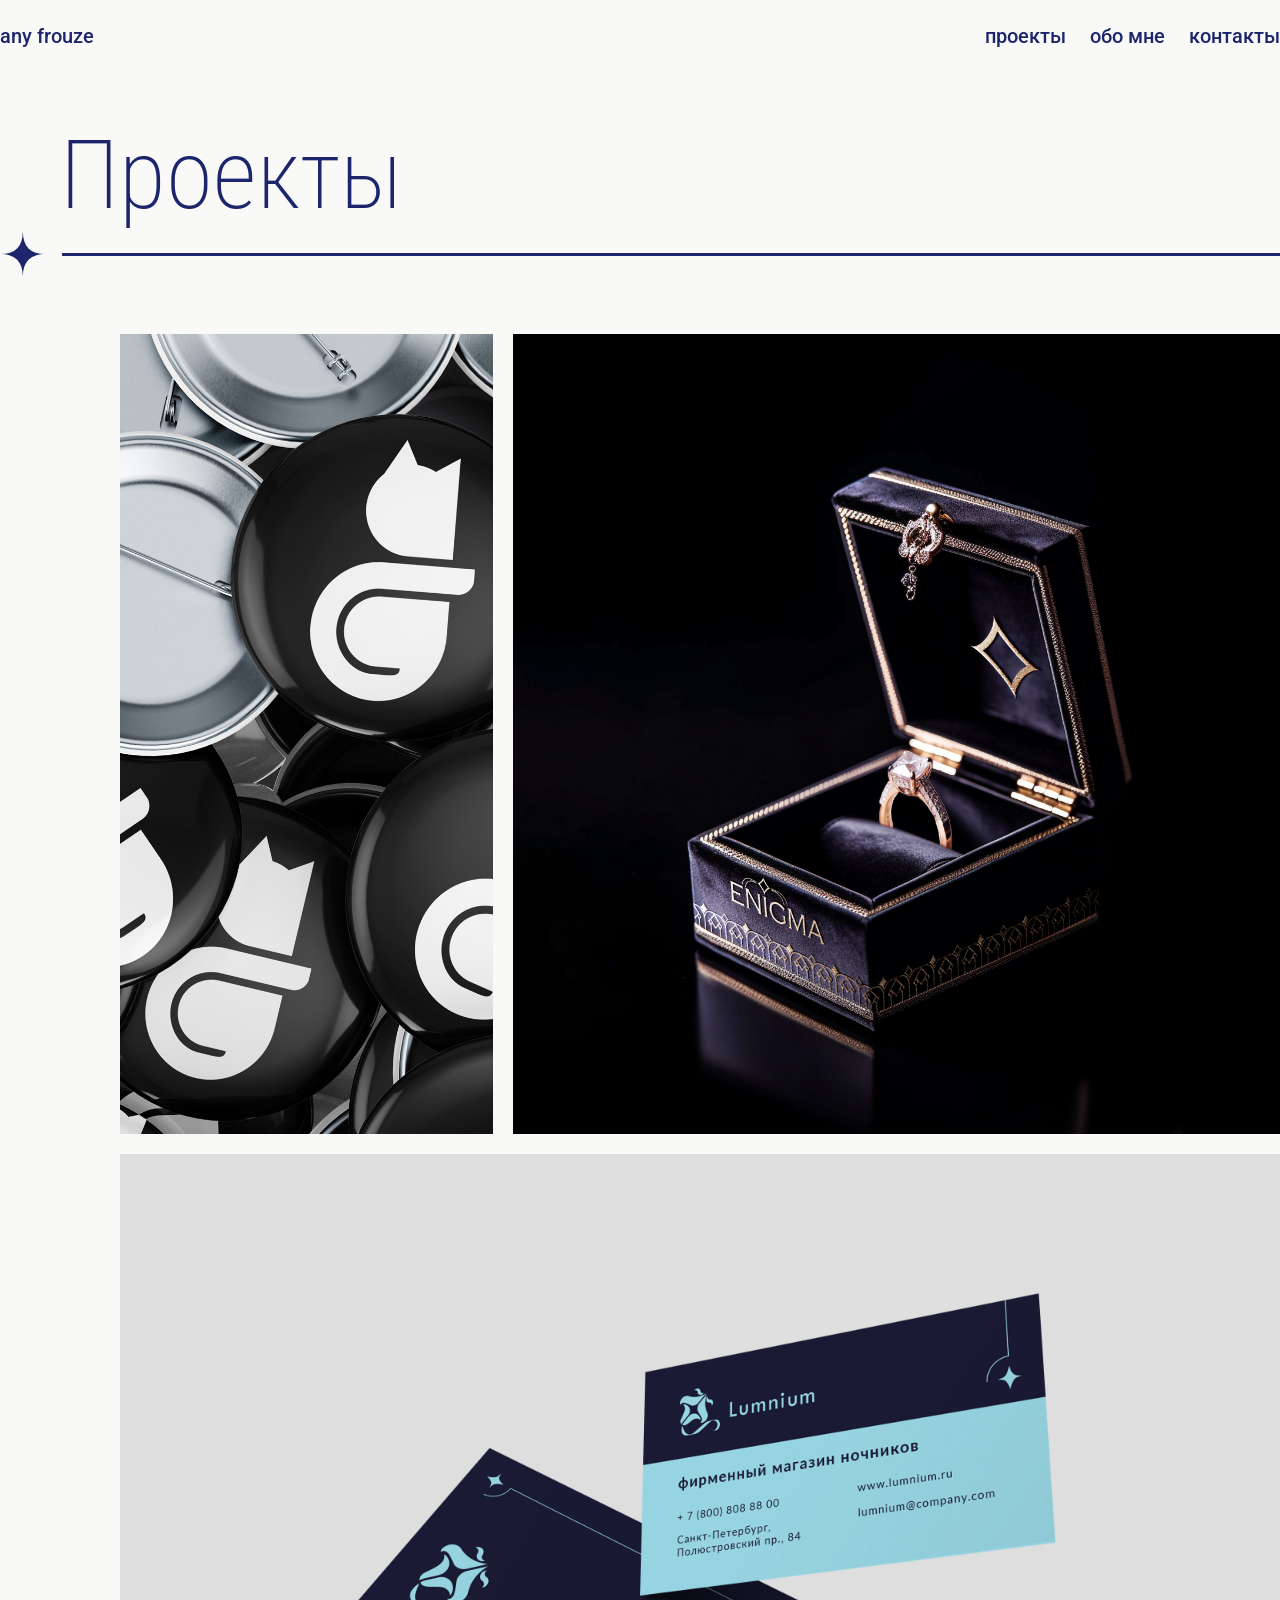
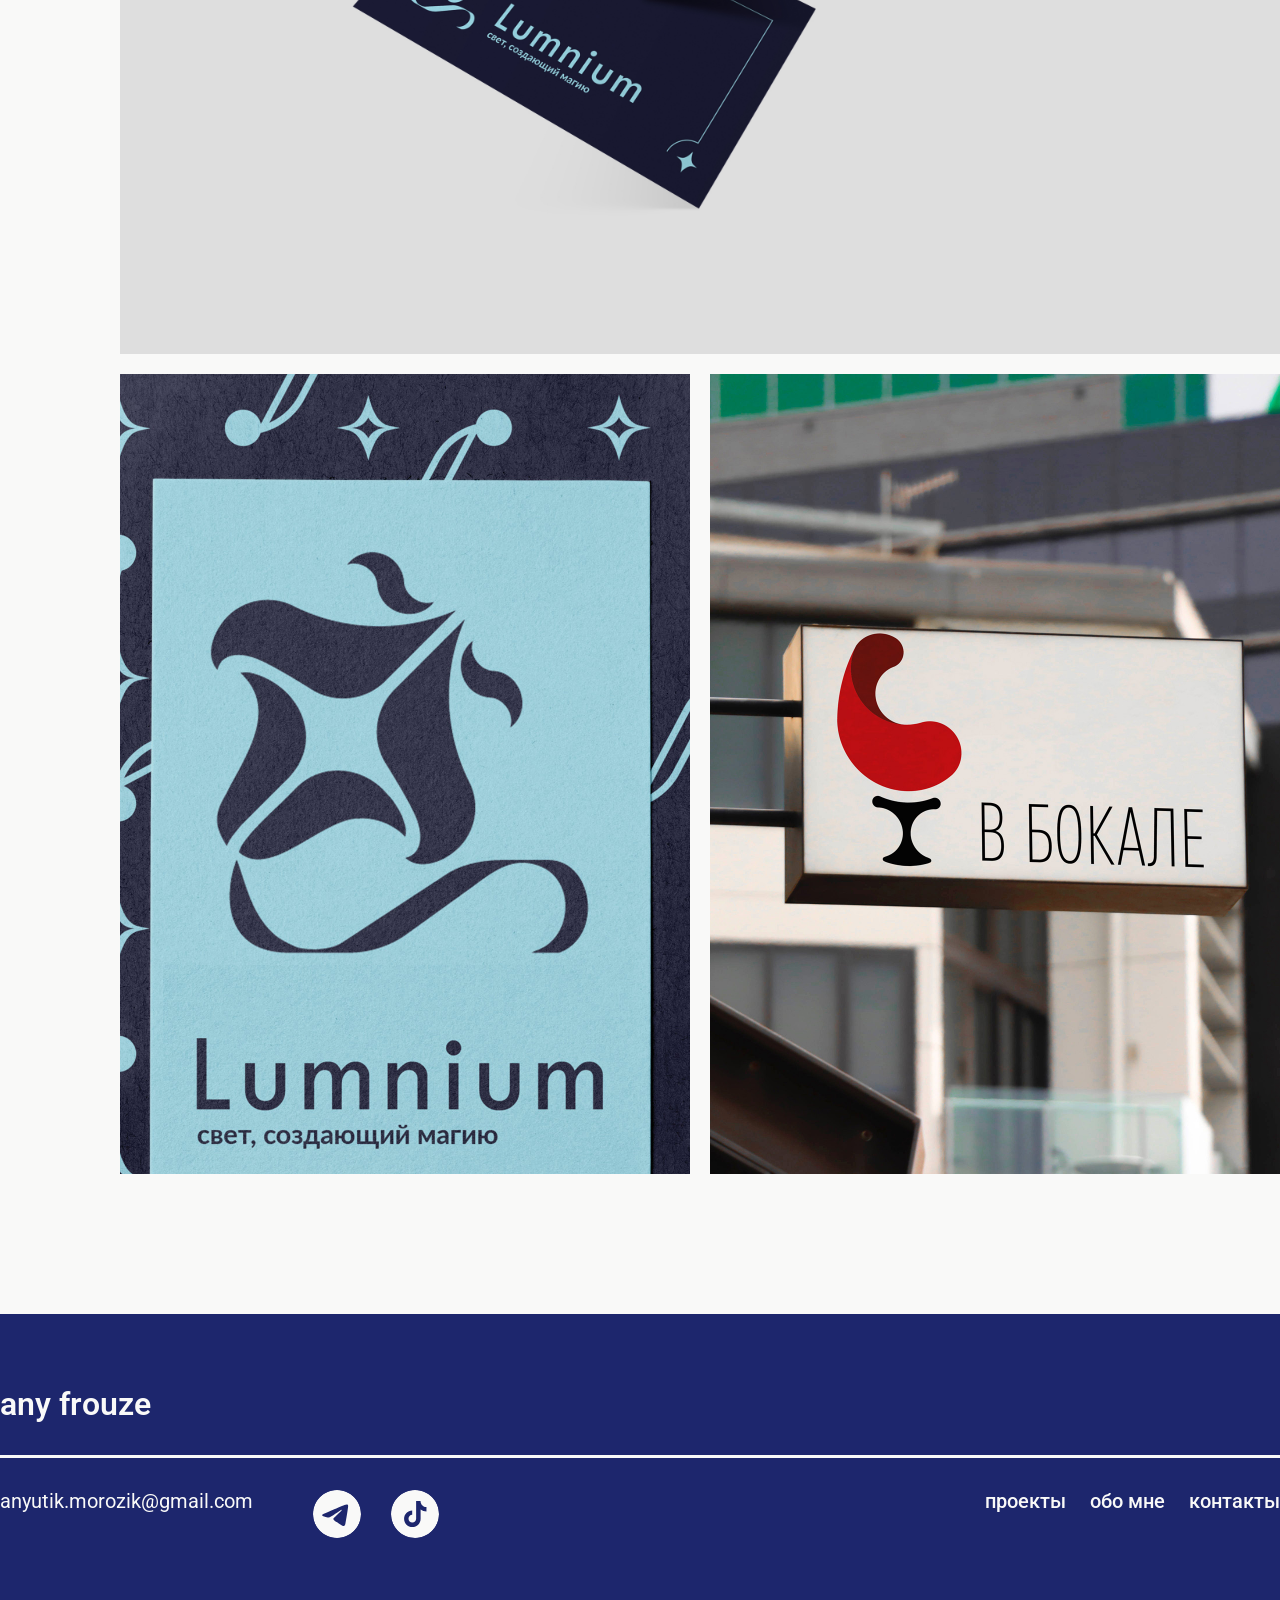
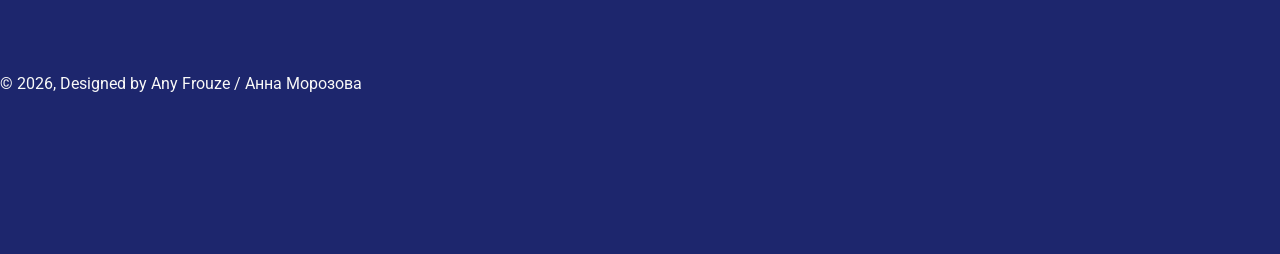
<file: case-page.html>
<!DOCTYPE html>
<html lang="ru">

<head>
    <meta charset="UTF-8">
    <meta name="viewport" content="width=device-width, initial-scale=1.0">
    <title>Заголовок страницы</title>

    <link rel="stylesheet" href="css/normalize.css">
    <link rel="stylesheet" href="css/style.css">


    <link rel="preconnect" href="https://fonts.googleapis.com">
    <link rel="preconnect" href="https://fonts.gstatic.com" crossorigin>
    <link
        href="https://fonts.googleapis.com/css2?family=Roboto+Condensed:ital,wght@0,100..900;1,100..900&family=Roboto:ital,wght@0,100..900;1,100..900&display=swap"
        rel="stylesheet">


    <style>
        .header-container.hidden {
            transform: translateY(0);
            opacity: 1;
            visibility: visible;
            pointer-events: auto;
        }

        .header-container {
            background-color: #F9F9F8;
        }
    </style>

</head>

<body>

    <header class="header-container">
        <div class="header-content">
            <div>
                <a href="index.html#start-section">
                    <p class="head-foot-p">any frouze</p>
                </a>
            </div>
            <nav>
                <ul>
                    <li><a href="case-page.html">
                            <p class="head-foot-p">проекты</p>
                        </a></li>
                    <li><a href="index.html#about-section">
                            <p class="head-foot-p">обо мне</p>
                        </a></li>
                    <li><a href="index.html#contacts-section">
                            <p class="head-foot-p">контакты</p>
                        </a></li>
                </ul>
            </nav>
        </div>
    </header>


    <main>

        <section class="projects-container">

            <div class="large-line-container">
                <h2>Проекты</h2>
                <div class="star-line">
                    <svg width="48" height="48" viewBox="0 0 48 48" fill="none" xmlns="http://www.w3.org/2000/svg">
                        <path d="M0 24C16 24 24 16 24 0C24 16 32 24 48 24C32 24 24 32 24 48C24 32 16 24 0 24Z"
                            fill="#1D266D" />
                    </svg>
                    <div class="line-medium"></div>
                </div>
                <div class="container-under-line">

                    <div class="create-grid-case">
                        <div class="grid-row">
                            <a href="case-1.html" class="col-2">
                                <div class="project-card">
                                    <img src="src/img/cat-pin black.jpg" alt="Проект">
                                    <div class="project-overlay"></div>
                                    <p>Разработка логотипа для мероприятия<br> «День эрмитажного кота» 2023</p>
                                </div>
                            </a>
                            <a href="case-2.html" class="col-4">
                                <div class="project-card">
                                    <img src="src\img\enigma-img-2.jpg" alt="Проект">
                                    <div class="project-overlay"></div>
                                    <p>Разработка фирменного стиля для ювелирного магазина «Enigma» 2023</p>
                                </div>
                            </a>
                        </div>

                        <div class="grid-row">
                            <a href="case-3.html" class="col-6">
                                <div class="project-card">
                                    <img src="src/img/lumnium-3.jpg" alt="Проект">
                                    <div class="project-overlay"></div>
                                    <p>Разработка фирменного стиля и гайдлайна для компании «Lumnium» 2025</p>
                                </div>
                            </a>
                        </div>

                        <div class="grid-row">
                            <a href="case-4.html" class="col-3">
                                <div class="project-card">
                                    <img src="src/img/case-lumnium-logo.jpg" alt="Проект">
                                    <div class="project-overlay"></div>
                                    <p>Разработка логотипа для компании «Lumnium» 2025</p>
                                </div>
                            </a>
                            <a href="case-5.html" class="col-3">
                                <div class="project-card">
                                    <img src="src/img/bar-cover.jpg" alt="Проект">
                                    <div class="project-overlay"></div>
                                    <p>Разработка логотипа для бар-кафе<br> «В бокале» 2024</p>
                                </div>
                            </a>
                        </div>
                    </div>

                </div>

            </div>



        </section>
    </main>


    <footer class="footer-container">
        <div class="footer-content ">
            <a class="footer-color-text" href="index.html#start-section">
                <h4>any frouze</h4>
            </a>
            <div class="line-medium footer-color-solid"></div>
            <div class="under-line-footer">

                <div class="left-side footer-color-text">
                    <div class="contact-card contact-card--footer">
                        <p class="decription-text footer-color-text">anyutik.morozik@gmail.com</p>
                    </div>
                    <div class="contact-card contact-card--footer">
                        <div class="social-icons">
                            <a href="https://t.me/liomacht">
                                <div class="icon icon--light">
                                    <div class="icon-border"></div>
                                    <svg width="48" height="48" viewBox="0 0 48 48" fill="none" xmlns="http://www.w3.org/2000/svg">
                                        <path fill-rule="evenodd" clip-rule="evenodd" d="M48 24C48 37.2548 37.2548 48 24 48C10.7452 48 0 37.2548 0 24C0 10.7452 10.7452 0 24 0C37.2548 0 48 10.7452 48 24ZM24.8601 17.7179C22.5257 18.6888 17.8603 20.6984 10.8638 23.7466C9.72766 24.1984 9.13251 24.6404 9.07834 25.0726C8.98677 25.803 9.90142 26.0906 11.1469 26.4822C11.3164 26.5355 11.4919 26.5907 11.6719 26.6492C12.8973 27.0475 14.5457 27.5135 15.4026 27.5321C16.1799 27.5489 17.0475 27.2284 18.0053 26.5707C24.5423 22.158 27.9168 19.9276 28.1286 19.8795C28.2781 19.8456 28.4852 19.803 28.6255 19.9277C28.7659 20.0524 28.7521 20.2886 28.7372 20.352C28.6466 20.7383 25.0562 24.0762 23.1982 25.8036C22.619 26.3421 22.2081 26.724 22.1242 26.8113C21.936 27.0067 21.7443 27.1915 21.56 27.3692C20.4215 28.4667 19.5678 29.2896 21.6072 30.6336C22.5873 31.2794 23.3715 31.8135 24.1539 32.3463C25.0084 32.9282 25.8606 33.5085 26.9632 34.2313C27.2442 34.4155 27.5125 34.6068 27.7738 34.7931C28.7681 35.5019 29.6615 36.1388 30.7652 36.0373C31.4065 35.9782 32.0689 35.3752 32.4053 33.5767C33.2004 29.3263 34.7633 20.1169 35.1244 16.3219C35.1561 15.9895 35.1163 15.5639 35.0843 15.3771C35.0523 15.1904 34.9855 14.9242 34.7427 14.7272C34.4552 14.4939 34.0113 14.4447 33.8127 14.4482C32.91 14.4641 31.5251 14.9456 24.8601 17.7179Z" fill="#F9F9F8"/>
                                        </svg>
                                </div>
                            </a>
                            <a href="https://www.tiktok.com/">
                                <div class="icon icon--light">
                                    <div class="icon-border"></div>
                                    <svg width="48" height="48" viewBox="0 0 48 48" fill="none" xmlns="http://www.w3.org/2000/svg">
                                        <path fill-rule="evenodd" clip-rule="evenodd" d="M24 0C37.2548 0 48 10.7452 48 24C47.9999 37.2547 37.2547 48 24 48C10.7453 47.9999 5.73983e-05 37.2547 0 24C0 10.7453 10.7453 6.92747e-05 24 0ZM25.1213 28.7428C25.1212 30.8677 23.424 32.6128 21.3122 32.6128C19.2005 32.6127 17.5032 30.8676 17.5031 28.7428C17.5031 26.6559 19.1632 24.9477 21.1997 24.8719V20.3953C16.7119 20.4712 13.0912 24.1516 13.0912 28.7428C13.0913 33.372 16.7874 37.0903 21.3506 37.0903C25.9135 37.0901 29.609 33.3339 29.6091 28.7428V19.5984C31.2683 20.8126 33.3049 21.5329 35.4544 21.5709V17.0934C32.1358 16.9794 29.5341 14.2478 29.5341 10.9087H25.1213V28.7428Z" fill="#F9F9F8"/>
                                    </svg>
                                </div>
                            </a>
                        </div>
                    </div>
                </div>


                <nav class="right-side">
                    <ul>
                        <li><a href="case-page.html" class="footer-color-text">
                                <p class="head-foot-p">проекты</p>
                            </a></li>
                        <li><a href="index.html#about-section" class="footer-color-text">
                                <p class="head-foot-p">обо мне</p>
                            </a></li>
                        <li><a href="index.html#contacts-section" class="footer-color-text">
                                <p class="head-foot-p">контакты</p>
                            </a></li>
                    </ul>
                </nav>

            </div>
            <div>
                <p class="post-description footer-color-text ">&#169 2026, Designed by Any Frouze / Анна Морозова</p>
            </div>
        </div>

    </footer>



    <button type="button" class="scroll-top" aria-label="Наверх">
        <span>⯌</span>
        <p>только<br>наверх</p>
    </button>

    <script>
        const scrollTopBtn = document.querySelector('.scroll-top');

        if (scrollTopBtn) {
            window.addEventListener('scroll', function () {
                if (window.scrollY > 300) {
                    scrollTopBtn.classList.add('show');
                } else {
                    scrollTopBtn.classList.remove('show');
                }
            });

            scrollTopBtn.addEventListener('click', function () {
                window.scrollTo({
                    top: 0,
                    behavior: 'smooth'
                });
            });
        }

    </script>
</body>

</html>
</file>
<file: css/style.css>
.roboto-font {
    font-family: "Roboto", sans-serif;
    font-optical-sizing: auto;
    font-weight: 400;
    font-style: normal;
    font-variation-settings:
        "wdth" 100;
}

.roboto-condensed-font {
    font-family: "Roboto Condensed", sans-serif;
    font-optical-sizing: auto;
    font-weight: 400;
    font-style: normal;
}

html {
    scroll-behavior: smooth;
}

body {
    background-color: #F9F9F8;
    color: #1D266D;
    display: flex;
    flex-direction: column;
    align-items: center;
    font-weight: 400;
    font-family: "Roboto", sans-serif;
    background-size: auto;  
    background-position: top center;
    background-repeat: no-repeat;
}

.bg{
    background-image: url(../src/img/background.png);
}

ul,li {
    margin: 0;
    padding: 0;
}


a {
    text-decoration: none;
    color: #1D266D;
}

h1 {
    font-size: 128px;
    font-weight: 400;
    font-family: "Roboto", sans-serif;
}

h2 {
    font-size: 96px;
    font-weight: 200;
    font-family: "Roboto Condensed", sans-serif;
    margin: 0 0 0 60px;
}

h4 {
    font-size: 32px;
    font-weight: 600;
    font-family: "Roboto", sans-serif;
}

h5 {
    font-size: 24px;
    font-weight: 600;
    font-family: "Roboto", sans-serif;
}

p{
    font-size: 24px;
    font-weight: 400;
    font-family: "Roboto", sans-serif;
}

.header-container {
    position: fixed;
    top: 0;
    left: 0;
    width: 100%; 
    background-color: transparent;
    transition: transform 0.3s ease, background-color 0.3s ease;
    z-index: 100;
    transform: translateY(0);
}


.header-content {
    max-width: 1440px;
    width: 100%;
    margin: 0 auto;  
    display: flex;
    justify-content: space-between;
    align-items: center;
    height: 72px;
    box-sizing: border-box;
}

.header-container.scrolled {
    background-color: #F9F9F8;
}

.header-container.hidden {
    transform: translateY(-100%);
}

ul {
    display: flex;
    gap: 24px;
    margin: 0;
    padding: 0;
}

.head-foot-p {
    font-size: 20px;
    font-weight: 500;
    font-family: "Roboto", sans-serif;
    margin: 0;
}

.main-text {
    font-size: 24px;
    font-weight: 400;
    font-family: "Roboto", sans-serif;
}

main {
    max-width: 1440px;
    width: 100%;
    margin: 0 140px 0 140px;
}

.start-banner{
    max-height: 1080px;
    display: flex;
    flex-direction: column;
    align-items: center;
    width: 100%;
}

.start-banner>div {
    display: flex;
    flex-direction: column;
    align-items: center;
    justify-content: center;
    width: 100%;
    min-height: 100vh;  
    min-height: 1080px;
    gap: 12px;
}

.line-text {
    width: 80%;
    text-align: center;
    border-top: 3px solid #1D266D;
    padding: 20px 0 0 0;
    height: 48px;
    background: transparent;
}

.medium-line-container {
    width: 50%;
}

.large-line-container {
    width: 100%;
}


.star-line{
    display: flex;
    align-items: center;
    gap: 16px;
}

.line-medium {
height: 3px;
background-color: #1D266D;
width: 100%;
transition: transform 0.3s ease;
transform: scaleX(1);
}

.line-medium--right {
    transition: transform 0.3s ease;
    transform-origin: left;
}

.line-medium--left {
    transition: transform 0.3s ease;
    transform-origin: right;
}

.container-under-line {
    margin: 56px 0 0 120px;
}

.container-under-line>p{
    margin: 0 0 24px 0;
}

.about-container {
    display: flex;
    justify-content: space-between;
    margin: 120px 0 0 0;
    scroll-margin-top: 88px;
}

.image-autor{
    width: 46%;
}
.image-autor>img {
    width: 100%;
}

.work-experience-container{
    display: flex;
    justify-content: space-between;
    margin: 120px 0 0 0;
}


.create-grid-work {
    display: grid;
    grid-template-columns: 1fr 1fr;
    gap: 20px;
    max-width: 560px;
    width: 100%;
    grid-template-areas:
        "A B"
        "C C"
        "D E";
}

.a-part { grid-area: A; }
.b-part { grid-area: B; }
.c-part { grid-area: C; }
.d-part { grid-area: D; }
.e-part { grid-area: E; }

.create-grid-work > div {
    border: 2px solid #1D266D;
    padding: 20px;
    text-align: center;
}

.exp-frame {
    display: flex;
    gap: 20px;
    width: 100%;
    min-height: 200px; 
} 

.years {
    display: flex;
    flex-direction: column;
    justify-content: space-between;
}

.who-name {
    display: flex;
    flex-direction: column;
    justify-content: space-between;
}

.soft-exp-container {
    display: flex;
    justify-content: space-between;
    margin: 120px 0 0 0;
}

.soft-grid{
    display: flex;
    flex-wrap: wrap;
    gap: 20px;

}

.soft-rate {
display: flex;
align-items: center;
gap: 40px;
width: 49%;
}


.soft-icon {
    height: 80px;
    aspect-ratio: 1/1;
}

.exp-rate {
    width: 290px;      
    height: 36px;      
    border: 2px solid #1D266D;
    display: flex;
    align-items: center;
    justify-content: space-evenly; 
    padding: 0 1px;
    box-sizing: border-box;
}

.exp-rate div {
    width: 20px;       
    height: 20px;      
    border: 2px solid #1D266D; 
    background: transparent;  
}

.exp-rate .filled {
    background: #1D266D;
}

.projects-container{
    display: flex;
    justify-content: space-between;
    margin: 120px 0 0 0;

}

.create-grid-project {
    display: grid;
    grid-template-columns: repeat(6, 1fr);  /* 6 колонок */
    gap: 20px;
    max-width: 1440px;
    width: 100%;
    grid-auto-rows: 1fr;  
    grid-template-areas:
        "F F G G H H"
        "I I I J J J";
}

.f-part { grid-area: F; display: flex; }
.g-part { grid-area: G; display: flex; }
.h-part { grid-area: H; display: flex; }
.i-part { grid-area: I; display: flex; }
.j-part { grid-area: J; display: flex; }


.project-card {
    background-color: #D4DBFD;  
    width: 100%;                         
    display: flex;
    align-items: flex-end;      
    justify-content: flex-start; 
    padding: 0 30px 30px 30px;     
    box-sizing: border-box;    
    transition: transform 0.2s ease;
    position: relative;
    overflow: hidden;
}

.project-card:hover {
    transform: scale(1.02);
}

.f-part .project-card,
.g-part .project-card,
.h-part .project-card {
    aspect-ratio: 1 / 1;
}

.i-part .project-card,
.j-part .project-card {
    min-height: 100%; 
}

.project-card img {
    position: absolute;
    top: 0;
    left: 0;
    width: 100%;
    height: 100%;
    object-fit: cover;  
    z-index: 8;
}

.project-overlay {
    position: absolute;
    top: 0;
    left: 0;
    width: 100%;
    height: 100%;
    background-color: #251E4C;
    opacity: 0;
    transition: opacity 0.3s ease;
    z-index: 9;
}

.project-card:hover .project-overlay {
    opacity: 0.7;
}

.project-card p {
    margin: 0;
    font-size: 32px;
    font-weight: 400;
    color: #EFF0F5;
    position: relative;
    z-index: 10;
    opacity: 0;
    transition: opacity 0.3s ease;
}


.project-card:hover {
    transform: scale(1.02); 
}

.project-card:hover p {
    transform: translateY(0);  
    opacity: 1;  
}



.right-line-button {
    display: flex;
    flex-direction: column;
    align-items: stretch; 
    flex: 1;
    /* margin-left: auto;  */
    margin-top: 56px;
}

.line-button-text {
    font-size: 32px;
    font-weight: 300;  /* Light */
    font-family: "Roboto", sans-serif;
    color: #1D266D;
    text-align: right;
    margin: 0 120px 0 0;
}

.star-line-button {
    display: flex;
    align-items: center;
    width: 100%;
    gap: 16px;
}

.decription-text {
    font-size: 20px;
    font-weight: 400;
    font-family: "Roboto", sans-serif;
    color: #1D266D;
    text-align: left;
}
.decription-text--right {
    text-align: right;
}

.right-line-button:hover .line-medium--right {
    transform: scaleX(0.92);
}

.left-line-button {
    display: flex;
    flex-direction: column;
    align-items: stretch; 
    margin-top: 56px;
    flex: 1;
}

.line-button-text--left {
    text-align: left;
    margin: 0 0 0 120px;
}

.left-line-button:hover .line-medium--left {
    transform: scaleX(0.92);
}

.button-line-container {
    display: flex;
    width: 100%;
    gap: 40px;  
    justify-content: space-between;
}

.text-row-3{
    height: 110px;
}


.contacts-container{
    display: flex;
    justify-content: space-between;
    margin: 120px 0 0 0;
    scroll-margin-top: 88px;

}

.contact-card{
    display: flex;
    flex-direction: column;
    gap: 20px;
}

.contact-card--footer{
    display: flex;
    flex-direction: column;
    gap: 16px;
}

.social-icons {
    display: flex;
    gap: 30px;
}

.email-socials-info {
    display: flex;
    gap: 120px;
}


.footer-container {
    width: 100%;
    height: 540px;
    background-color: #1D266D;
    margin: 140px 0 0 0;
}
.footer-content{
    max-width: 1440px;
    width: 100%;
    margin: 0 auto;  
    padding-top: 72px;
    display: flex;
    flex-direction: column;
    justify-content: space-between;
    box-sizing: border-box;
    gap: 32px;
}


.under-line-footer{
    width: 100%;
    display: flex;
    justify-content: space-between;
}
.left-side{
    display: flex;
    gap: 60px;
}


.footer-color-text {
    color: #F9F9F8;
}

.footer-color-solid {
    background-color: #F9F9F8;
}

.post-description {
    font-family: "Roboto", sans-serif;
    font-weight: 400;
    font-size: 16px;
    margin: 100px 0 0 0;
}

.icon {
    position: relative;
    display: inline-flex;
    align-items: center;
    justify-content: center;
    cursor: pointer;
    width: 72px;
    height: 72px;
}


.icon-border {
    position: absolute;
    top: 0;
    left: 0;
    width: 100%;
    height: 100%;
    border-radius: 50%;
    transition: all 0.3s ease;
    pointer-events: none;
    box-sizing: border-box;
    border: 3px solid transparent;
    background-color: transparent; 
    z-index: 4; 
}

.icon svg {
    position: relative;
    width: 100%;
    height: 100%;
    display: block;
    border-radius: 50%;
    transition: all 0.3s ease;
}

.icon svg path {
    transition: fill 0.3s ease;
}

/* ===== ТЁМНАЯ ИКОНКА ===== */
.icon--dark svg path {
    fill: #1D266D;
}

.icon--dark:hover .icon-border {
    border: 3px solid #1D266D;  
}

.icon--dark:hover svg path {
    fill: #F9F9F8;
}

.icon--dark:hover svg{
    background-color: #1D266D;
}

/* ===== СВ ===== */
.icon--light{
    width: 48px;
    height: 48px;
}
.icon--light svg path {
    fill: #F9F9F8;
}

.icon--light:hover .icon-border {
    border: 3px solid #F9F9F8; /
}

.icon--light:hover svg path {
    fill: #1D266D;
}

.icon--light:hover svg {
    background-color: #F9F9F8;
}


.scroll-top {
    position: fixed;
    bottom: 40px;
    right: 40px;
    width: 80px;
    height: 80px;
    border-radius: 50%;
    border: 2px solid #F9F9F8;
    background-color: #1D266D;
    display: flex;
    flex-direction: column;
    align-items: center;
    justify-content: center;
    cursor: pointer;
    transition: all 0.3s ease;
    z-index: 99;
    opacity: 0;
    visibility: hidden;
    padding: 0;
}

.scroll-top span {
    font-size: 24px;
    line-height: 1;
    color: #F9F9F8;
    margin-bottom: -4px;
    transition: transform 0.2s ease; 
}

.scroll-top p {
    font-size: 14px;
    margin: 0 0 6px 0;
    padding-top: 4px;
    color: #F9F9F8;
    font-weight: 400;
    font-family: "Roboto", sans-serif;
    position: relative;
}

.scroll-top.show {
    opacity: 1;
    visibility: visible;
}

.scroll-top:hover span {
    transform: translateY(-4px);
}
.scroll-top:active {
    transform: scale(0.95);
}




/* Страница Проекты */

.create-grid-case {
    display: flex;
    flex-direction: column;
    gap: 20px;
    width: 100%;
}

.create-grid-case .grid-row {
    display: grid;
    grid-template-columns: repeat(6, 1fr);
    gap: 20px;
    width: 100%;
}

.create-grid-case .col-2 { grid-column: span 2; }
.create-grid-case .col-3 { grid-column: span 3; }
.create-grid-case .col-4 { grid-column: span 4; }
.create-grid-case .col-6 { grid-column: span 6; }


.create-grid-case .project-card {
    background-color: #D4DBFD;  
    width: 100%;
    height: 800px;  
    display: flex;
    align-items: flex-end;      
    justify-content: flex-start; 
    padding: 0 30px 30px 30px;     
    box-sizing: border-box;    
    transition: transform 0.2s ease;
    position: relative;
    overflow: hidden;
}

.create-grid-case .project-card img {
    position: absolute;
    top: 0;
    left: 0;
    width: 100%;
    height: 100%;
    object-fit: cover;  
    z-index: 8;
}

.create-grid-case .project-overlay {
    position: absolute;
    top: 0;
    left: 0;
    width: 100%;
    height: 100%;
    background-color: #251E4C;
    opacity: 0;
    transition: opacity 0.3s ease;
    z-index: 9;
}

.create-grid-case .project-card p {
    margin: 0;
    font-size: 32px;
    font-weight: 400;
    color: #EFF0F5;
    position: relative;
    z-index: 10;
    opacity: 0;
    transition: opacity 0.3s ease;
}

.create-grid-case .project-card:hover p {
    opacity: 1;
}

.create-grid-case .project-card:hover {
    transform: scale(1.02);
}

.create-grid-case .h-800 {
    height: 800px;
}

.create-grid-case .h-520 {
    height: 520px;
}

.description-line {
    display: flex;
    flex-direction: column;
}

.create-grid-case img {
    width: 100%;
    height: 100%;
    object-fit: cover;  
}

.cover-container{
    display: flex;
    justify-content: space-between;
    margin: 120px 0 0 0;
}
.description-content{
    display: flex;
    gap: 80px;
    margin: 120px 0 0 0;
}
.medium-case-img{
    width: 50%;
    height: auto;
    max-height: 560px;

}
.medium-case-img img{
    width: 100%;
    height: 100%;
    object-fit: cover;

}
.case-gallery{
    margin: 100px 0 100px 120px;
}




@media (max-width: 768px) {
    .button-line-container {
        display: flex;
        flex-direction: column;
        gap: 30px;
    }
    
    /* Левая кнопка — слева */
    .left-line-button {
        align-self: flex-start;
        width: 100%;
        max-width: 100%;
    }
    
    /* Правая кнопка — справа */
    .right-line-button {
        align-self: flex-end;
        width: 100%;
        max-width: 100%;
    }

    .star-left,
    .star-right {
        display: none;  /* скрыть на мобилке */
    }
}
</file>
